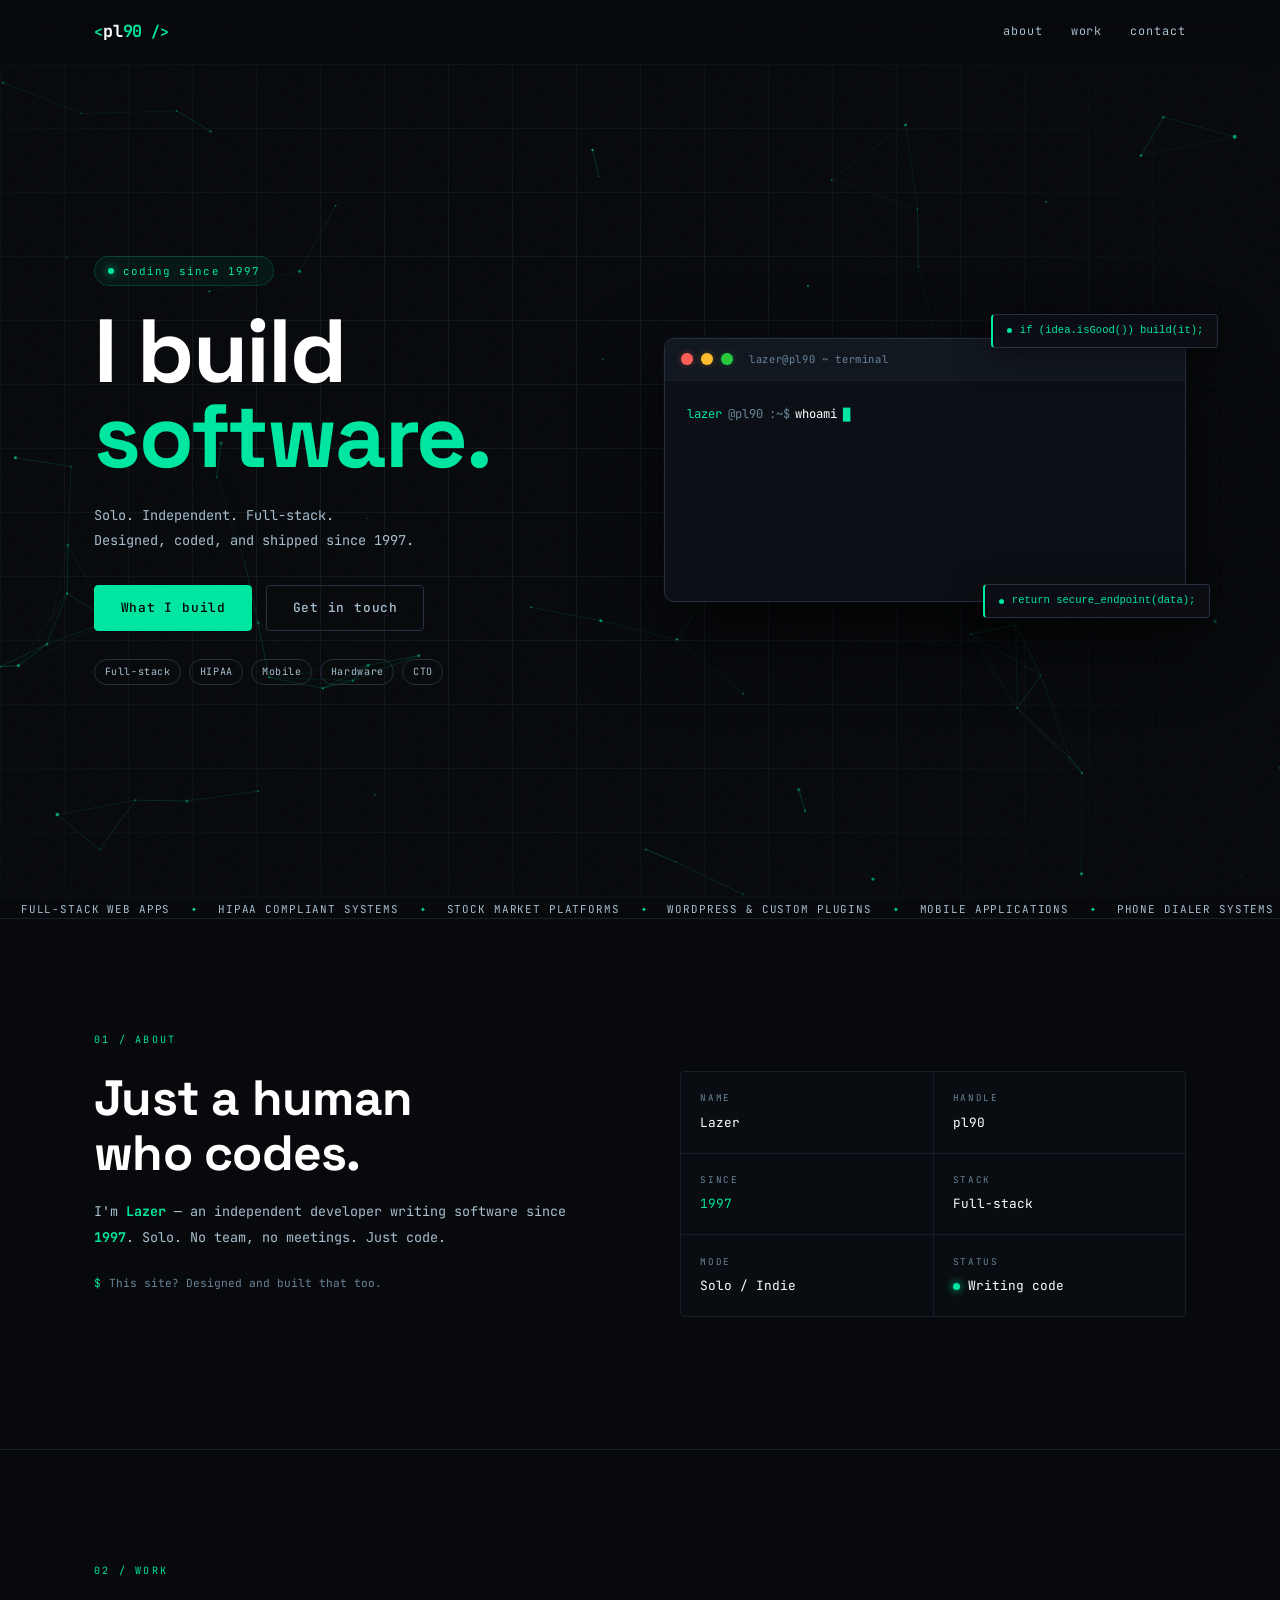
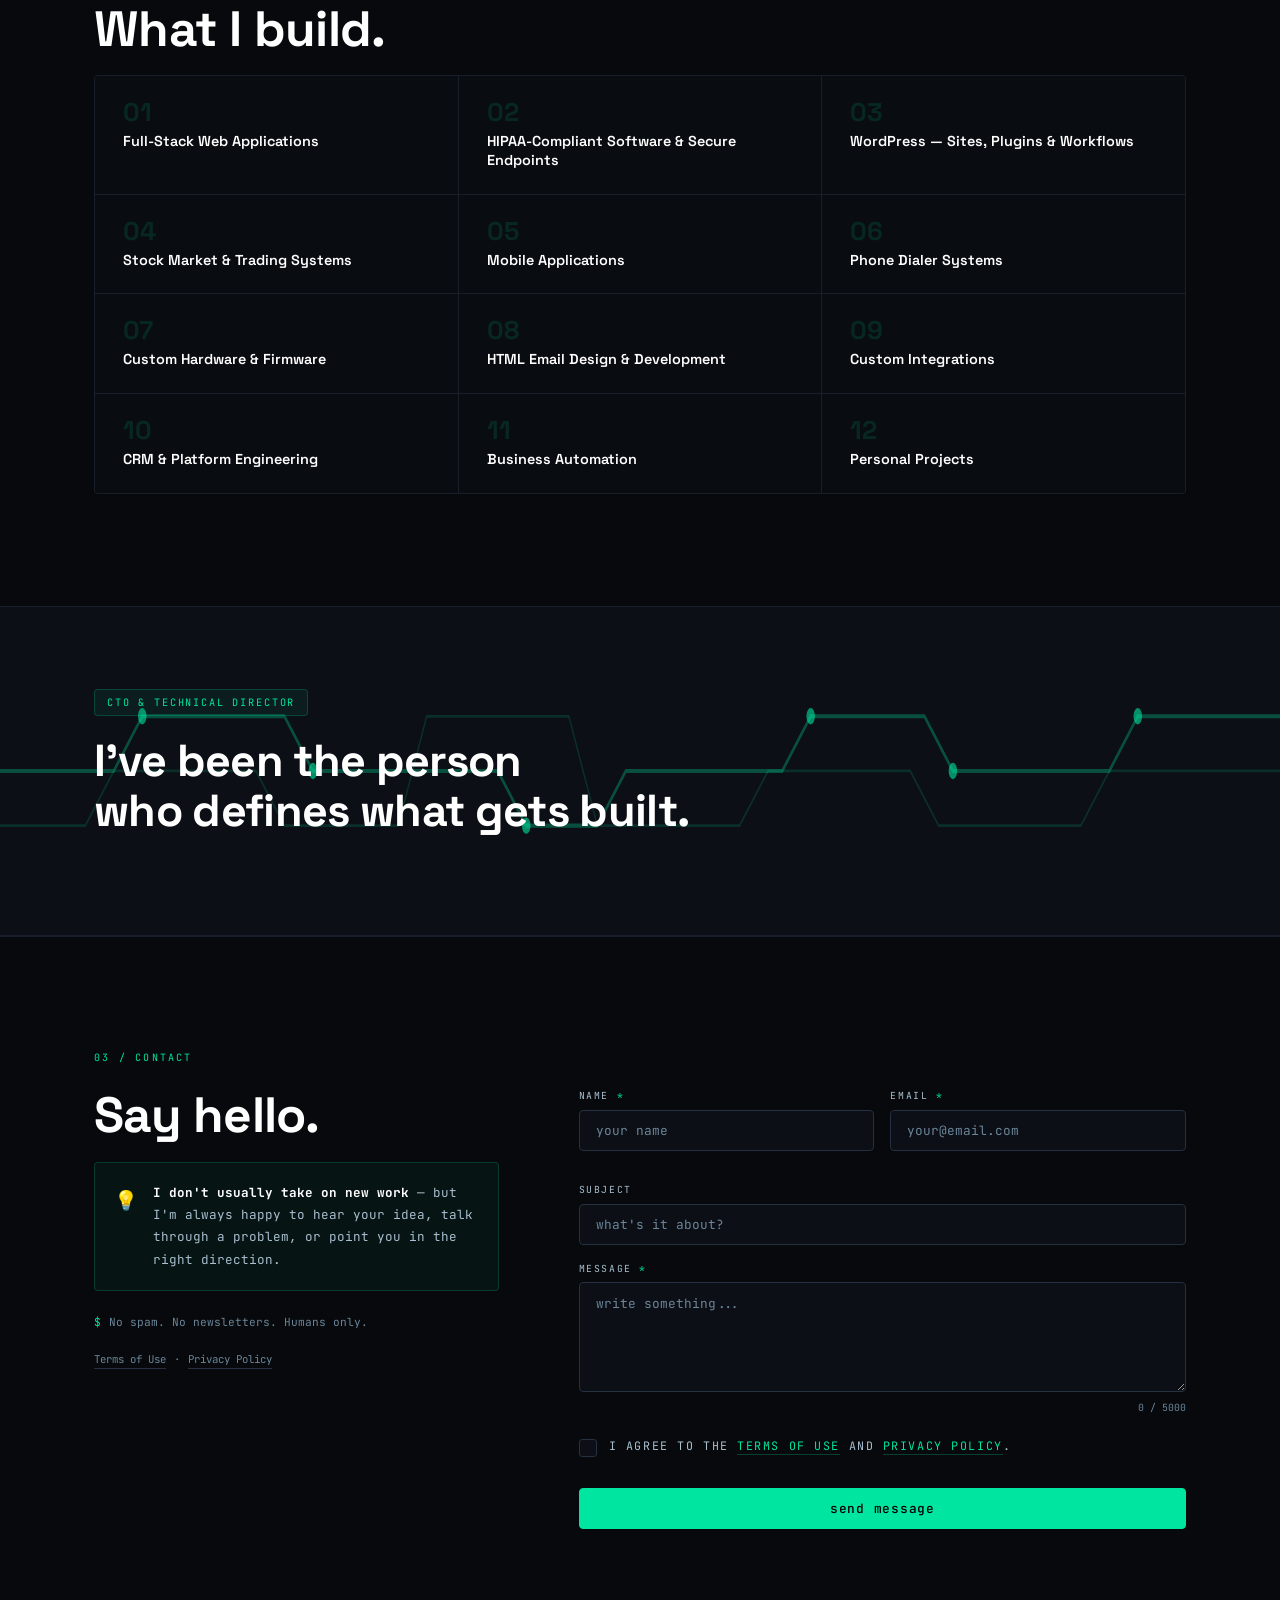
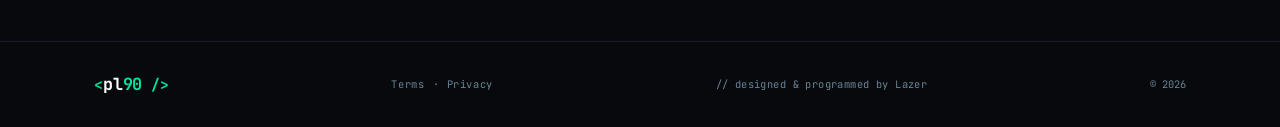
<file: index.html>
<!DOCTYPE html>
<html lang="en">
<head>
  <meta charset="UTF-8" />
  <meta name="viewport" content="width=device-width, initial-scale=1.0" />
  <meta name="description" content="Lazer (pl90) — Software developer. pl90.com" />
  <meta property="og:type"        content="website" />
  <meta property="og:url"         content="https://pl90.com/" />
  <meta property="og:title"       content="pl90 — Lazer" />
  <meta property="og:description" content="Software developer. pl90.com" />
  <meta name="twitter:card"        content="summary" />
  <meta name="twitter:title"       content="pl90 — Lazer" />
  <meta name="twitter:description" content="Software developer. pl90.com" />
  <title>pl90 — Lazer</title>
  <link rel="stylesheet" href="style.css" />
  <link rel="preconnect" href="https://fonts.googleapis.com" />
  <link rel="preconnect" href="https://fonts.gstatic.com" crossorigin />
  <link href="https://fonts.googleapis.com/css2?family=JetBrains+Mono:ital,wght@0,300;0,400;0,500;0,700;1,400&family=Space+Grotesk:wght@400;500;600;700&display=swap" rel="stylesheet" />
</head>
<body>

  <div class="noise" aria-hidden="true"></div>

  <!-- HEADER -->
  <header class="header" id="header">
    <div class="header-inner">
      <a href="index.html" class="logo" aria-label="pl90 — home">
        <span class="l-bracket">&lt;</span><span class="l-name">pl<span class="l-num">90</span></span><span class="l-bracket">&nbsp;/&gt;</span>
      </a>
      <nav class="nav" aria-label="Main">
        <a href="#about"   class="nav-link">about</a>
        <a href="#work"    class="nav-link">work</a>
        <a href="#contact" class="nav-link">contact</a>
      </nav>
      <button class="burger" id="burger" aria-label="Toggle menu" aria-expanded="false" aria-controls="mobileMenu">
        <span></span><span></span><span></span>
      </button>
    </div>
    <div class="mobile-menu" id="mobileMenu" aria-hidden="true">
      <a href="#about"   class="ml">about</a>
      <a href="#work"    class="ml">work</a>
      <a href="#contact" class="ml">contact</a>
    </div>
  </header>

  <main>

  <!-- HERO -->
  <section class="hero" id="top">
    <canvas class="hero-canvas" id="heroCanvas" aria-hidden="true"></canvas>
    <div class="hero-grid" aria-hidden="true"></div>

    <div class="hero-inner">
      <div class="hero-left">
        <div class="hero-badge reveal">
          <span class="badge-dot"></span>
          <span>coding since 1997</span>
        </div>

        <h1 class="hero-title reveal">
          <span class="ht-white">I build</span>
          <span class="ht-accent">software.</span>
        </h1>

        <p class="hero-sub reveal">
          Solo. Independent. Full-stack.<br/>
          Designed, coded, and shipped since 1997.
        </p>

        <div class="hero-cta reveal">
          <a href="#work"    class="btn btn-primary">What I build</a>
          <a href="#contact" class="btn btn-ghost">Get in touch</a>
        </div>

        <div class="hero-chips reveal">
          <span class="chip">Full-stack</span>
          <span class="chip">HIPAA</span>
          <span class="chip">Mobile</span>
          <span class="chip">Hardware</span>
          <span class="chip">CTO</span>
        </div>
      </div>

      <div class="hero-right reveal">
        <div class="terminal-window">
          <div class="term-chrome">
            <span class="tc-dot r"></span>
            <span class="tc-dot y"></span>
            <span class="tc-dot g"></span>
            <span class="tc-title">lazer@pl90 ~ terminal</span>
          </div>
          <div class="term-body">
            <div class="term-prompt">
              <span class="tp-user">lazer</span><span class="tp-dim">@pl90</span><span class="tp-dim">:~$</span>
              <span id="typedCmd" class="tp-cmd"></span><span id="termCursor" class="tp-cur">&#9607;</span>
            </div>
            <div class="term-output" id="termOutput"></div>
          </div>
        </div>
        <div class="code-float code-float--1 reveal-delay">
          <span class="cf-dot"></span>
          <code>if (idea.isGood()) build(it);</code>
        </div>
        <div class="code-float code-float--2 reveal-delay">
          <span class="cf-dot"></span>
          <code>return secure_endpoint(data);</code>
        </div>
      </div>
    </div>


  </section>

  <!-- MARQUEE -->

    <div class="marquee-track">
      <span class="mq">Full-Stack Web Apps</span><span class="mq-sep">&#10022;</span>
      <span class="mq">HIPAA Compliant Systems</span><span class="mq-sep">&#10022;</span>
      <span class="mq">Stock Market Platforms</span><span class="mq-sep">&#10022;</span>
      <span class="mq">WordPress &amp; Custom Plugins</span><span class="mq-sep">&#10022;</span>
      <span class="mq">Mobile Applications</span><span class="mq-sep">&#10022;</span>
      <span class="mq">Phone Dialer Systems</span><span class="mq-sep">&#10022;</span>
      <span class="mq">Custom Hardware</span><span class="mq-sep">&#10022;</span>
      <span class="mq">HTML Email Design</span><span class="mq-sep">&#10022;</span>
      <span class="mq">Custom Integrations</span><span class="mq-sep">&#10022;</span>
      <span class="mq">CTO &amp; Technical Director</span><span class="mq-sep">&#10022;</span>
      <span class="mq">Business Automation</span><span class="mq-sep">&#10022;</span>
      <span class="mq">Secure File Transfer</span><span class="mq-sep">&#10022;</span>
      <!-- duplicate -->
      <span class="mq">Full-Stack Web Apps</span><span class="mq-sep">&#10022;</span>
      <span class="mq">HIPAA Compliant Systems</span><span class="mq-sep">&#10022;</span>
      <span class="mq">Stock Market Platforms</span><span class="mq-sep">&#10022;</span>
      <span class="mq">WordPress &amp; Custom Plugins</span><span class="mq-sep">&#10022;</span>
      <span class="mq">Mobile Applications</span><span class="mq-sep">&#10022;</span>
      <span class="mq">Phone Dialer Systems</span><span class="mq-sep">&#10022;</span>
      <span class="mq">Custom Hardware</span><span class="mq-sep">&#10022;</span>
      <span class="mq">HTML Email Design</span><span class="mq-sep">&#10022;</span>
      <span class="mq">Custom Integrations</span><span class="mq-sep">&#10022;</span>
      <span class="mq">CTO &amp; Technical Director</span><span class="mq-sep">&#10022;</span>
      <span class="mq">Business Automation</span><span class="mq-sep">&#10022;</span>
      <span class="mq">Secure File Transfer</span><span class="mq-sep">&#10022;</span>
    </div>
  </div>

  <!-- ABOUT -->
  <section class="section about" id="about">
    <div class="container">
      <div class="section-label reveal">01 / about</div>
      <div class="about-grid">

        <div class="about-left">
          <h2 class="section-title reveal">Just a human<br/>who codes.</h2>
          <p class="reveal">I'm <strong class="acc">Lazer</strong> — an independent developer writing software since <strong class="acc">1997</strong>. Solo. No team, no meetings. Just code.</p>
          <div class="about-sig reveal">
            <span class="sig-sym">$</span>
            <span>This site? Designed and built that too.</span>
          </div>
        </div>

        <div class="about-right">
          <div class="stat-grid reveal">
            <div class="sg-card"><div class="sg-label">Name</div><div class="sg-val">Lazer</div></div>
            <div class="sg-card"><div class="sg-label">Handle</div><div class="sg-val">pl90</div></div>
            <div class="sg-card"><div class="sg-label">Since</div><div class="sg-val acc">1997</div></div>
            <div class="sg-card"><div class="sg-label">Stack</div><div class="sg-val">Full-stack</div></div>
            <div class="sg-card"><div class="sg-label">Mode</div><div class="sg-val">Solo / Indie</div></div>
            <div class="sg-card"><div class="sg-label">Status</div><div class="sg-val"><span class="pulse-dot"></span>Writing code</div></div>
          </div>
        </div>

      </div>
    </div>
  </section>

  <!-- WORK -->
  <section class="section work" id="work">
    <div class="container">
      <div class="section-label reveal">02 / work</div>
      <h2 class="section-title reveal">What I build.</h2>

      <div class="pillars">
        <div class="pillar reveal"><div class="pnum">01</div><h3 class="ptitle">Full-Stack Web Applications</h3></div>
        <div class="pillar reveal"><div class="pnum">02</div><h3 class="ptitle">HIPAA-Compliant Software &amp; Secure Endpoints</h3></div>
        <div class="pillar reveal"><div class="pnum">03</div><h3 class="ptitle">WordPress — Sites, Plugins &amp; Workflows</h3></div>
        <div class="pillar reveal"><div class="pnum">04</div><h3 class="ptitle">Stock Market &amp; Trading Systems</h3></div>
        <div class="pillar reveal"><div class="pnum">05</div><h3 class="ptitle">Mobile Applications</h3></div>
        <div class="pillar reveal"><div class="pnum">06</div><h3 class="ptitle">Phone Dialer Systems</h3></div>
        <div class="pillar reveal"><div class="pnum">07</div><h3 class="ptitle">Custom Hardware &amp; Firmware</h3></div>
        <div class="pillar reveal"><div class="pnum">08</div><h3 class="ptitle">HTML Email Design &amp; Development</h3></div>
        <div class="pillar reveal"><div class="pnum">09</div><h3 class="ptitle">Custom Integrations</h3></div>
        <div class="pillar reveal"><div class="pnum">10</div><h3 class="ptitle">CRM &amp; Platform Engineering</h3></div>
        <div class="pillar reveal"><div class="pnum">11</div><h3 class="ptitle">Business Automation</h3></div>
        <div class="pillar reveal"><div class="pnum">12</div><h3 class="ptitle">Personal Projects</h3></div>
      </div>
    </div>
  </section>

  <!-- CTO BAND -->
  <section class="cto-band" aria-label="CTO and Technical Director">
    <div class="cto-svg-wrap" aria-hidden="true">
      <svg class="cto-svg" viewBox="0 0 900 120" xmlns="http://www.w3.org/2000/svg" preserveAspectRatio="none">
        <path class="svg-circuit" d="M0,60 L80,60 L100,40 L200,40 L220,60 L350,60 L370,80 L420,80 L440,60 L550,60 L570,40 L650,40 L670,60 L780,60 L800,40 L900,40" fill="none" stroke="rgba(0,229,160,0.3)" stroke-width="1.5"/>
        <path class="svg-circuit svg-circuit--2" d="M0,80 L60,80 L80,60 L180,60 L200,80 L280,80 L300,40 L400,40 L420,80 L520,80 L540,60 L640,60 L660,80 L760,80 L780,60 L900,60" fill="none" stroke="rgba(0,229,160,0.15)" stroke-width="1"/>
        <circle class="svg-node" cx="100" cy="40" r="3" fill="#00e5a0" opacity="0.6"/>
        <circle class="svg-node" cx="220" cy="60" r="3" fill="#00e5a0" opacity="0.6"/>
        <circle class="svg-node" cx="370" cy="80" r="3" fill="#00e5a0" opacity="0.6"/>
        <circle class="svg-node" cx="570" cy="40" r="3" fill="#00e5a0" opacity="0.6"/>
        <circle class="svg-node" cx="670" cy="60" r="3" fill="#00e5a0" opacity="0.6"/>
        <circle class="svg-node" cx="800" cy="40" r="3" fill="#00e5a0" opacity="0.6"/>
      </svg>
    </div>
    <div class="container">
      <div class="cto-inner reveal">
        <div class="cto-badge">CTO &amp; Technical Director</div>
        <h2 class="cto-title">I've been the person<br/>who defines what gets built.</h2>
      </div>
    </div>
  </section>

  <!-- CONTACT -->
  <section class="section contact" id="contact">
    <div class="container">
      <div class="section-label reveal">03 / contact</div>
      <div class="contact-wrap">

        <div class="contact-left reveal">
          <h2 class="section-title">Say hello.</h2>
          <div class="avail-note">
            <div class="avail-icon">&#128161;</div>
            <div class="avail-text">
              <strong>I don't usually take on new work</strong> — but I'm always happy to hear your idea, talk through a problem, or point you in the right direction.
            </div>
          </div>
          <div class="cn-note">
            <span class="cn-sym">$</span>
            <span>No spam. No newsletters. Humans only.</span>
          </div>
          <div class="legal-links">
            <a href="terms.html"   class="ll">Terms of Use</a>
            <span class="ll-sep">&#183;</span>
            <a href="privacy.html" class="ll">Privacy Policy</a>
          </div>
        </div>

        <form class="contact-form reveal" id="contactForm"
              action="https://formspree.io/f/xvzvykkd"
              method="POST" novalidate>

          <div class="hp-trap" aria-hidden="true">
            <input type="text" name="hp_website" tabindex="-1" autocomplete="off" />
            <input type="text" name="hp_phone"   tabindex="-1" autocomplete="off" />
            <input type="text" name="hp_company" tabindex="-1" autocomplete="off" />
            <input type="url"  name="hp_url"     tabindex="-1" autocomplete="off" />
          </div>

          <input type="hidden" id="meta_loaded_at"    name="_form_loaded_at"       value="" />
          <input type="hidden" id="meta_session_id"   name="_session_id"           value="" />
          <input type="hidden" id="meta_ip"           name="_visitor_ip"           value="" />
          <input type="hidden" id="meta_city"         name="_visitor_city"         value="" />
          <input type="hidden" id="meta_region"       name="_visitor_region"       value="" />
          <input type="hidden" id="meta_country"      name="_visitor_country"      value="" />
          <input type="hidden" id="meta_postal"       name="_visitor_postal"       value="" />
          <input type="hidden" id="meta_lat"          name="_visitor_lat"          value="" />
          <input type="hidden" id="meta_lon"          name="_visitor_lon"          value="" />
          <input type="hidden" id="meta_isp"          name="_visitor_isp"          value="" />
          <input type="hidden" id="meta_org"          name="_visitor_org"          value="" />
          <input type="hidden" id="meta_asn"          name="_visitor_asn"          value="" />
          <input type="hidden" id="meta_tz"           name="_visitor_timezone"     value="" />
          <input type="hidden" id="meta_ua"           name="_browser_ua"           value="" />
          <input type="hidden" id="meta_lang"         name="_browser_language"     value="" />
          <input type="hidden" id="meta_langs"        name="_browser_languages"    value="" />
          <input type="hidden" id="meta_platform"     name="_browser_platform"     value="" />
          <input type="hidden" id="meta_vendor"       name="_browser_vendor"       value="" />
          <input type="hidden" id="meta_screen"       name="_screen_resolution"    value="" />
          <input type="hidden" id="meta_depth"        name="_screen_color_depth"   value="" />
          <input type="hidden" id="meta_viewport"     name="_viewport_size"        value="" />
          <input type="hidden" id="meta_dpr"          name="_device_pixel_ratio"   value="" />
          <input type="hidden" id="meta_colorscheme"  name="_color_scheme"         value="" />
          <input type="hidden" id="meta_touch"        name="_touch_support"        value="" />
          <input type="hidden" id="meta_touchpts"     name="_max_touch_points"     value="" />
          <input type="hidden" id="meta_cookies"      name="_cookies_enabled"      value="" />
          <input type="hidden" id="meta_dnt"          name="_do_not_track"         value="" />
          <input type="hidden" id="meta_conn"         name="_connection_type"      value="" />
          <input type="hidden" id="meta_speed"        name="_connection_speed"     value="" />
          <input type="hidden" id="meta_cores"        name="_hardware_concurrency" value="" />
          <input type="hidden" id="meta_memory"       name="_device_memory_gb"     value="" />
          <input type="hidden" id="meta_url"          name="_page_url"             value="" />
          <input type="hidden" id="meta_referrer"     name="_page_referrer"        value="" />
          <input type="hidden" id="meta_title"        name="_page_title"           value="" />
          <input type="hidden" id="meta_submit_ts"    name="_submit_timestamp"     value="" />
          <input type="hidden" id="meta_time_on_page" name="_time_on_page_s"       value="" />
          <input type="hidden" id="meta_agreed"       name="_agreed_to_terms"      value="false" />
          <input type="hidden" id="meta_agreed_at"    name="_agreed_at"            value="" />
          <input type="hidden" name="_subject" value="[pl90.com] New contact message" />

          <div class="frow">
            <div class="fg">
              <label for="fname">name <span class="req">*</span></label>
              <input type="text"  id="fname"  name="name"  placeholder="your name"      required autocomplete="name"  maxlength="100" />
              <span class="ferr" id="nameErr"></span>
            </div>
            <div class="fg">
              <label for="femail">email <span class="req">*</span></label>
              <input type="email" id="femail" name="email" placeholder="your@email.com" required autocomplete="email" maxlength="200" />
              <span class="ferr" id="emailErr"></span>
            </div>
          </div>

          <div class="fg">
            <label for="fsubject">subject</label>
            <input type="text" id="fsubject" name="subject" placeholder="what's it about?" autocomplete="off" maxlength="200" />
          </div>

          <div class="fg">
            <label for="fmessage">message <span class="req">*</span></label>
            <textarea id="fmessage" name="message" rows="5" placeholder="write something..." required maxlength="5000"></textarea>
            <div class="ff-row">
              <span class="ferr" id="msgErr"></span>
              <span class="ccount" id="charCount">0 / 5000</span>
            </div>
          </div>

          <div class="fg agree-fg">
            <label class="agree-lbl" for="agreeTerms">
              <input type="checkbox" id="agreeTerms" name="agree_terms" required />
              <span class="abox"></span>
              <span class="atxt">
                I agree to the
                <a href="terms.html"   target="_blank" class="flink">Terms of Use</a>
                and
                <a href="privacy.html" target="_blank" class="flink">Privacy Policy</a>.
              </span>
            </label>
            <span class="ferr" id="agreeErr"></span>
          </div>

          <button type="submit" class="btn btn-primary btn-block" id="submitBtn">
            <span id="btnText">send message</span>
            <span id="btnLoading" style="display:none;"><span class="spin"></span>sending&hellip;</span>
          </button>

          <div class="fb fb-ok"   id="formSuccess"   role="alert" aria-live="polite"><span class="fbi">&#10003;</span><div><strong>Message received.</strong><br/><small>I'll get back to you — probably faster than you expect.</small></div></div>
          <div class="fb fb-err"  id="formError"     role="alert" aria-live="assertive"><span class="fbi">&#10007;</span><div><strong>Something went wrong.</strong><br/><small id="formErrorMsg">Please try again.</small></div></div>
          <div class="fb fb-warn" id="formRateLimit" role="alert" aria-live="assertive"><span class="fbi">&#9888;</span><div><strong>Slow down there.</strong><br/><small>You sent a message recently. Try again in a few minutes.</small></div></div>

        </form>
      </div>
    </div>
  </section>

  </main>

  <!-- FOOTER -->
  <footer class="footer">
    <div class="container">
      <div class="footer-row">
        <a href="index.html" class="logo">
          <span class="l-bracket">&lt;</span><span class="l-name">pl<span class="l-num">90</span></span><span class="l-bracket">&nbsp;/&gt;</span>
        </a>
        <div class="footer-links">
          <a href="terms.html"   class="fl">Terms</a>
          <span class="fl-sep">&#183;</span>
          <a href="privacy.html" class="fl">Privacy</a>
        </div>
        <span class="footer-copy">// designed &amp; programmed by Lazer</span>
        <span class="footer-yr" id="footerYear"></span>
      </div>
    </div>
  </footer>

  <script src="script.js"></script>
</body>
</html>
</file>
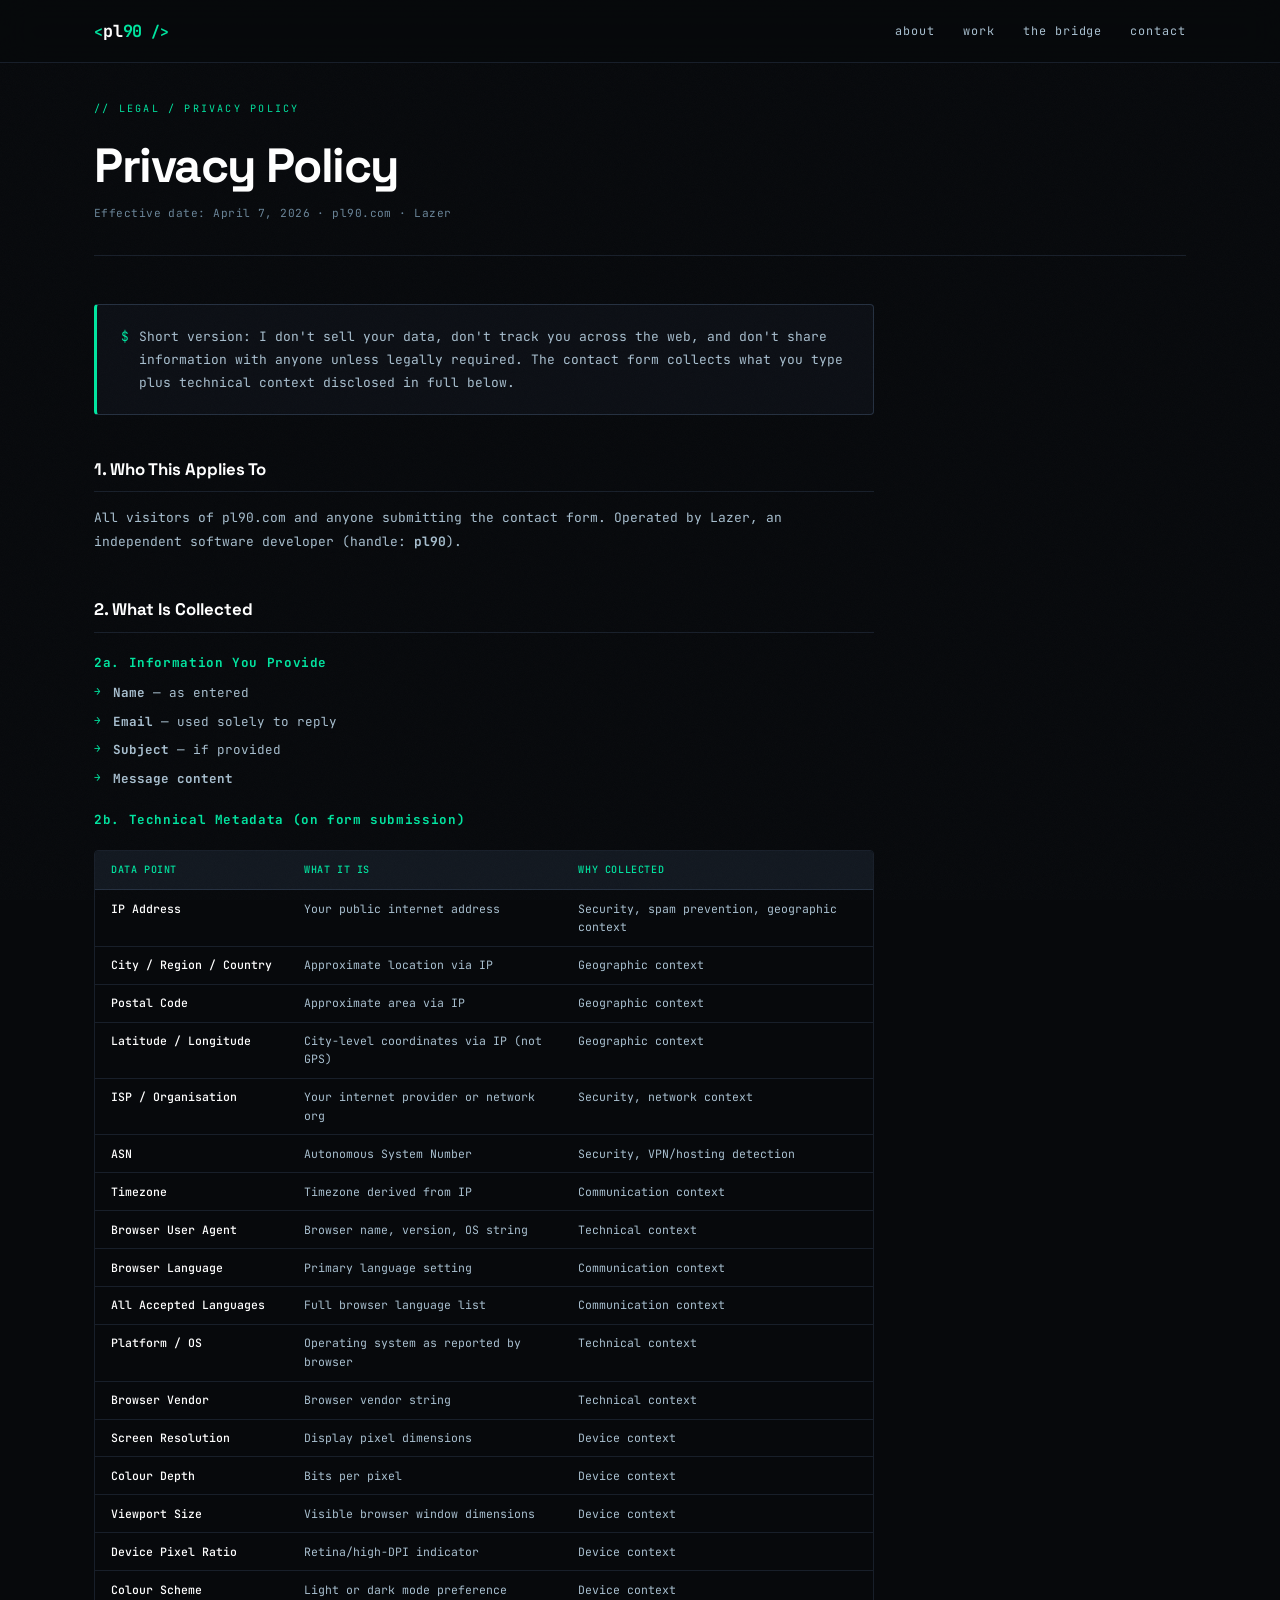
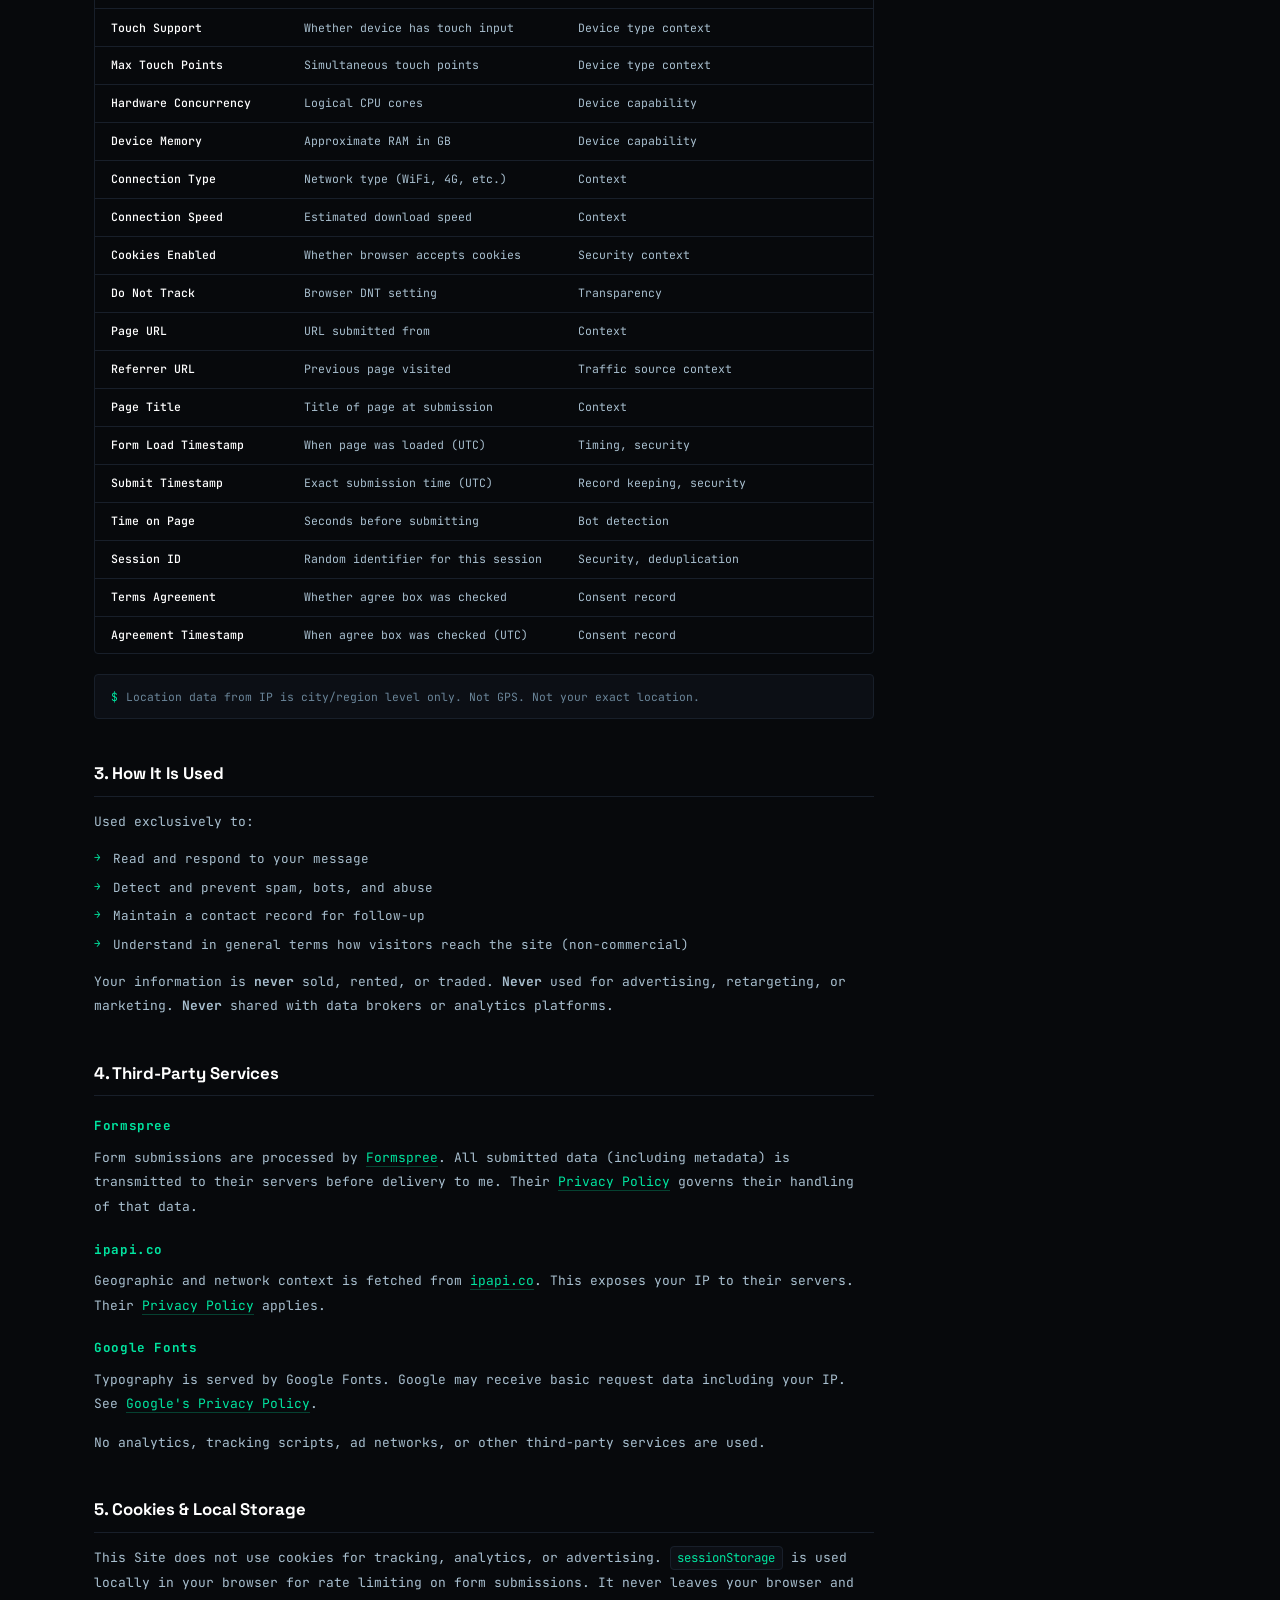
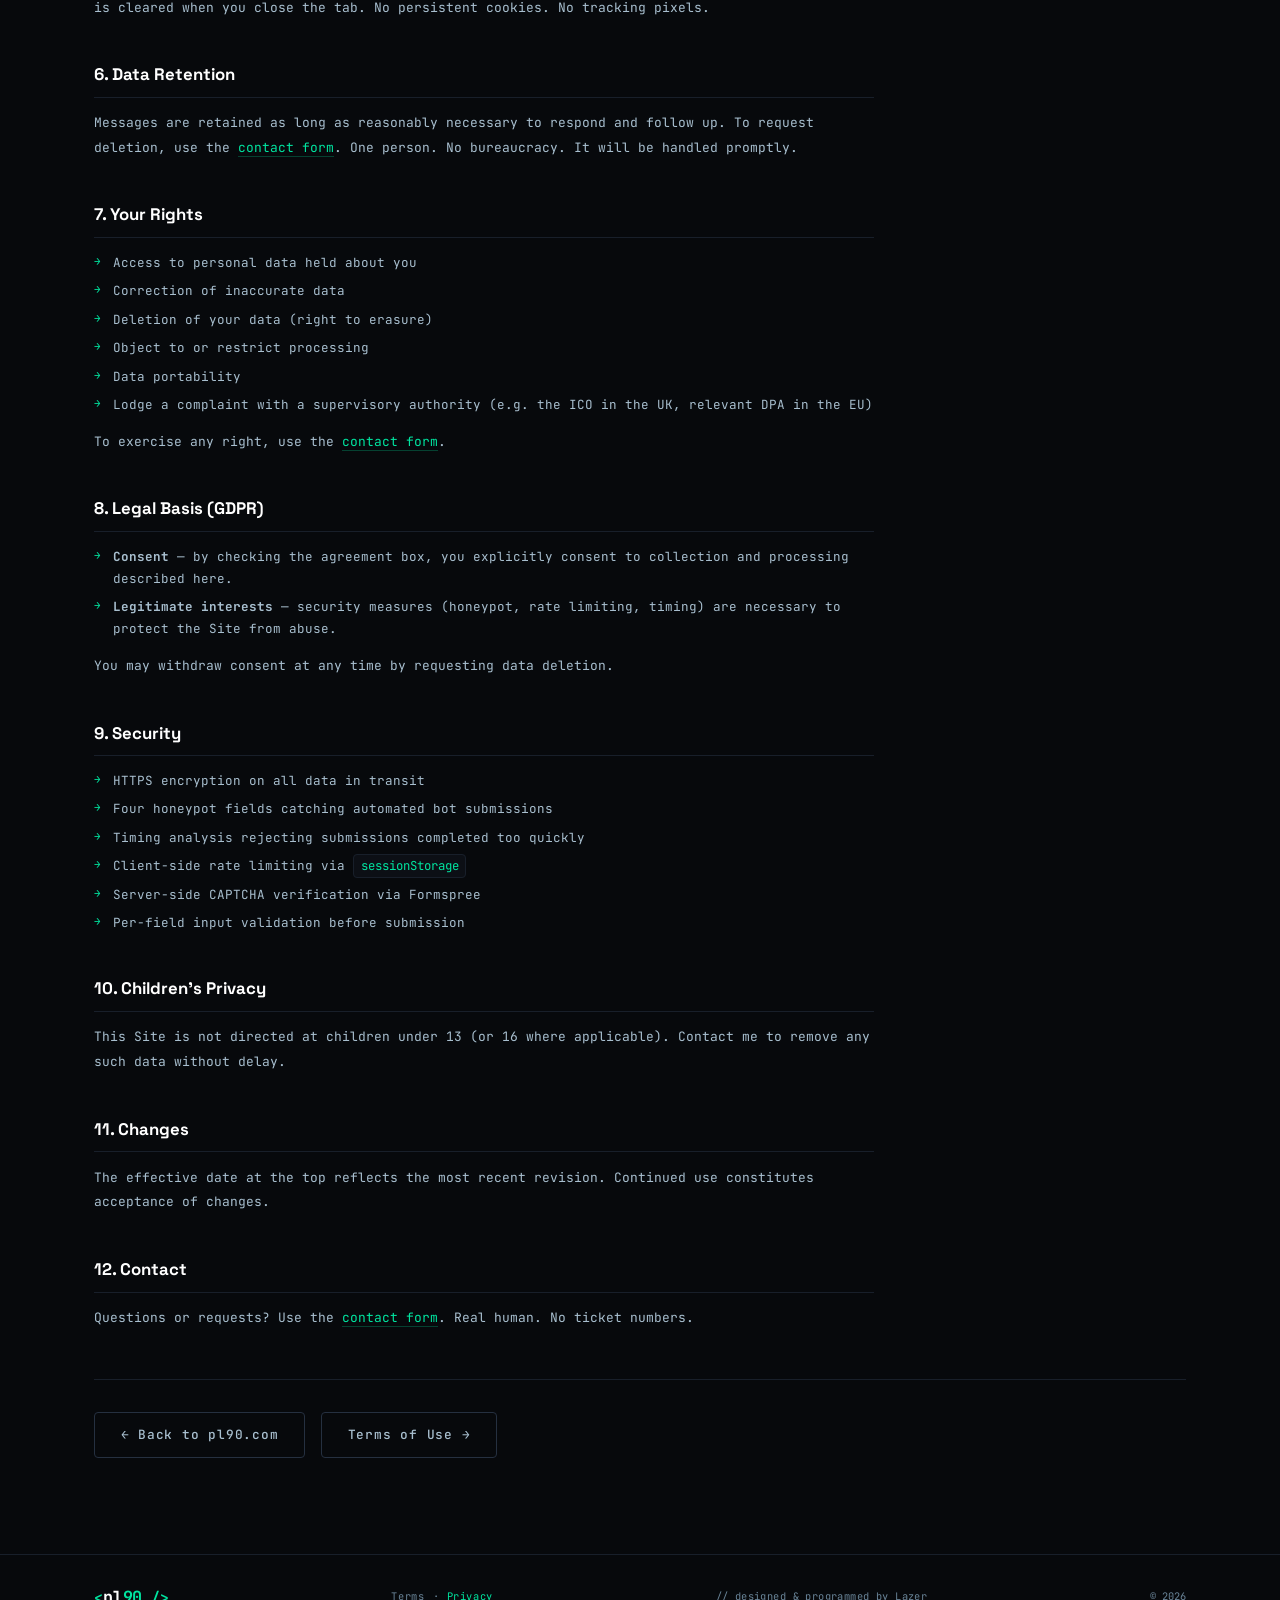
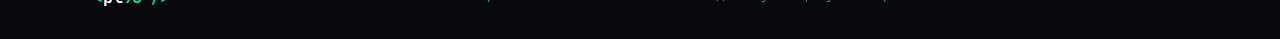
<file: privacy.html>
<!DOCTYPE html>
<html lang="en">
<head>
  <meta charset="UTF-8"/>
  <meta name="viewport" content="width=device-width, initial-scale=1.0"/>
  <title>Privacy Policy — pl90</title>
  <link rel="stylesheet" href="style.css"/>
  <link rel="preconnect" href="https://fonts.googleapis.com"/>
  <link rel="preconnect" href="https://fonts.gstatic.com" crossorigin/>
  <link href="https://fonts.googleapis.com/css2?family=JetBrains+Mono:wght@300;400;500;700&family=Space+Grotesk:wght@400;500;600;700&display=swap" rel="stylesheet"/>
</head>
<body>
<div class="noise"></div>
<header class="header scrolled">
  <div class="header-inner">
    <a href="index.html" class="logo"><span class="l-bracket">&lt;</span><span class="l-name">pl<span class="l-num">90</span></span><span class="l-bracket">&nbsp;/&gt;</span></a>
    <nav class="nav">
      <a href="index.html#about" class="nav-link">about</a>
      <a href="index.html#work" class="nav-link">work</a>
      <a href="index.html#bridge" class="nav-link">the bridge</a>
      <a href="index.html#contact" class="nav-link">contact</a>
    </nav>
  </div>
</header>
<main class="legal-page">
<div class="container">
<div class="legal-header">
  <div class="section-label">// legal / privacy policy</div>
  <h1 class="legal-title">Privacy Policy</h1>
  <p class="legal-meta">Effective date: April 7, 2026 &middot; pl90.com &middot; Lazer</p>
</div>
<div class="legal-body">
<div class="legal-preamble"><span class="cn-sym">$</span>Short version: I don&apos;t sell your data, don&apos;t track you across the web, and don&apos;t share information with anyone unless legally required. The contact form collects what you type plus technical context disclosed in full below.</div>

<section class="legal-section">
<h2>1. Who This Applies To</h2>
<p>All visitors of pl90.com and anyone submitting the contact form. Operated by Lazer, an independent software developer (handle: <strong>pl90</strong>).</p>
</section>

<section class="legal-section">
<h2>2. What Is Collected</h2>
<h3>2a. Information You Provide</h3>
<ul><li><strong>Name</strong> &mdash; as entered</li><li><strong>Email</strong> &mdash; used solely to reply</li><li><strong>Subject</strong> &mdash; if provided</li><li><strong>Message content</strong></li></ul>
<h3>2b. Technical Metadata (on form submission)</h3>
<div class="meta-table-wrap"><table class="meta-table">
<thead><tr><th>Data Point</th><th>What It Is</th><th>Why Collected</th></tr></thead>
<tbody>
<tr><td>IP Address</td><td>Your public internet address</td><td>Security, spam prevention, geographic context</td></tr>
<tr><td>City / Region / Country</td><td>Approximate location via IP</td><td>Geographic context</td></tr>
<tr><td>Postal Code</td><td>Approximate area via IP</td><td>Geographic context</td></tr>
<tr><td>Latitude / Longitude</td><td>City-level coordinates via IP (not GPS)</td><td>Geographic context</td></tr>
<tr><td>ISP / Organisation</td><td>Your internet provider or network org</td><td>Security, network context</td></tr>
<tr><td>ASN</td><td>Autonomous System Number</td><td>Security, VPN/hosting detection</td></tr>
<tr><td>Timezone</td><td>Timezone derived from IP</td><td>Communication context</td></tr>
<tr><td>Browser User Agent</td><td>Browser name, version, OS string</td><td>Technical context</td></tr>
<tr><td>Browser Language</td><td>Primary language setting</td><td>Communication context</td></tr>
<tr><td>All Accepted Languages</td><td>Full browser language list</td><td>Communication context</td></tr>
<tr><td>Platform / OS</td><td>Operating system as reported by browser</td><td>Technical context</td></tr>
<tr><td>Browser Vendor</td><td>Browser vendor string</td><td>Technical context</td></tr>
<tr><td>Screen Resolution</td><td>Display pixel dimensions</td><td>Device context</td></tr>
<tr><td>Colour Depth</td><td>Bits per pixel</td><td>Device context</td></tr>
<tr><td>Viewport Size</td><td>Visible browser window dimensions</td><td>Device context</td></tr>
<tr><td>Device Pixel Ratio</td><td>Retina/high-DPI indicator</td><td>Device context</td></tr>
<tr><td>Colour Scheme</td><td>Light or dark mode preference</td><td>Device context</td></tr>
<tr><td>Touch Support</td><td>Whether device has touch input</td><td>Device type context</td></tr>
<tr><td>Max Touch Points</td><td>Simultaneous touch points</td><td>Device type context</td></tr>
<tr><td>Hardware Concurrency</td><td>Logical CPU cores</td><td>Device capability</td></tr>
<tr><td>Device Memory</td><td>Approximate RAM in GB</td><td>Device capability</td></tr>
<tr><td>Connection Type</td><td>Network type (WiFi, 4G, etc.)</td><td>Context</td></tr>
<tr><td>Connection Speed</td><td>Estimated download speed</td><td>Context</td></tr>
<tr><td>Cookies Enabled</td><td>Whether browser accepts cookies</td><td>Security context</td></tr>
<tr><td>Do Not Track</td><td>Browser DNT setting</td><td>Transparency</td></tr>
<tr><td>Page URL</td><td>URL submitted from</td><td>Context</td></tr>
<tr><td>Referrer URL</td><td>Previous page visited</td><td>Traffic source context</td></tr>
<tr><td>Page Title</td><td>Title of page at submission</td><td>Context</td></tr>
<tr><td>Form Load Timestamp</td><td>When page was loaded (UTC)</td><td>Timing, security</td></tr>
<tr><td>Submit Timestamp</td><td>Exact submission time (UTC)</td><td>Record keeping, security</td></tr>
<tr><td>Time on Page</td><td>Seconds before submitting</td><td>Bot detection</td></tr>
<tr><td>Session ID</td><td>Random identifier for this session</td><td>Security, deduplication</td></tr>
<tr><td>Terms Agreement</td><td>Whether agree box was checked</td><td>Consent record</td></tr>
<tr><td>Agreement Timestamp</td><td>When agree box was checked (UTC)</td><td>Consent record</td></tr>
</tbody></table></div>
<div class="meta-note"><span class="cn-sym">$</span>Location data from IP is city/region level only. Not GPS. Not your exact location.</div>
</section>

<section class="legal-section">
<h2>3. How It Is Used</h2>
<p>Used exclusively to:</p>
<ul><li>Read and respond to your message</li><li>Detect and prevent spam, bots, and abuse</li><li>Maintain a contact record for follow-up</li><li>Understand in general terms how visitors reach the site (non-commercial)</li></ul>
<p>Your information is <strong>never</strong> sold, rented, or traded. <strong>Never</strong> used for advertising, retargeting, or marketing. <strong>Never</strong> shared with data brokers or analytics platforms.</p>
</section>

<section class="legal-section">
<h2>4. Third-Party Services</h2>
<h3>Formspree</h3>
<p>Form submissions are processed by <a href="https://formspree.io" target="_blank" rel="noopener">Formspree</a>. All submitted data (including metadata) is transmitted to their servers before delivery to me. Their <a href="https://formspree.io/legal/privacy-policy/" target="_blank" rel="noopener">Privacy Policy</a> governs their handling of that data.</p>
<h3>ipapi.co</h3>
<p>Geographic and network context is fetched from <a href="https://ipapi.co" target="_blank" rel="noopener">ipapi.co</a>. This exposes your IP to their servers. Their <a href="https://ipapi.co/privacy/" target="_blank" rel="noopener">Privacy Policy</a> applies.</p>
<h3>Google Fonts</h3>
<p>Typography is served by Google Fonts. Google may receive basic request data including your IP. See <a href="https://policies.google.com/privacy" target="_blank" rel="noopener">Google's Privacy Policy</a>.</p>
<p>No analytics, tracking scripts, ad networks, or other third-party services are used.</p>
</section>

<section class="legal-section">
<h2>5. Cookies &amp; Local Storage</h2>
<p>This Site does not use cookies for tracking, analytics, or advertising. <code>sessionStorage</code> is used locally in your browser for rate limiting on form submissions. It never leaves your browser and is cleared when you close the tab. No persistent cookies. No tracking pixels.</p>
</section>

<section class="legal-section">
<h2>6. Data Retention</h2>
<p>Messages are retained as long as reasonably necessary to respond and follow up. To request deletion, use the <a href="index.html#contact">contact form</a>. One person. No bureaucracy. It will be handled promptly.</p>
</section>

<section class="legal-section">
<h2>7. Your Rights</h2>
<ul>
<li>Access to personal data held about you</li>
<li>Correction of inaccurate data</li>
<li>Deletion of your data (right to erasure)</li>
<li>Object to or restrict processing</li>
<li>Data portability</li>
<li>Lodge a complaint with a supervisory authority (e.g. the ICO in the UK, relevant DPA in the EU)</li>
</ul>
<p>To exercise any right, use the <a href="index.html#contact">contact form</a>.</p>
</section>

<section class="legal-section">
<h2>8. Legal Basis (GDPR)</h2>
<ul>
<li><strong>Consent</strong> &mdash; by checking the agreement box, you explicitly consent to collection and processing described here.</li>
<li><strong>Legitimate interests</strong> &mdash; security measures (honeypot, rate limiting, timing) are necessary to protect the Site from abuse.</li>
</ul>
<p>You may withdraw consent at any time by requesting data deletion.</p>
</section>

<section class="legal-section">
<h2>9. Security</h2>
<ul>
<li>HTTPS encryption on all data in transit</li>
<li>Four honeypot fields catching automated bot submissions</li>
<li>Timing analysis rejecting submissions completed too quickly</li>
<li>Client-side rate limiting via <code>sessionStorage</code></li>
<li>Server-side CAPTCHA verification via Formspree</li>
<li>Per-field input validation before submission</li>
</ul>
</section>

<section class="legal-section">
<h2>10. Children's Privacy</h2>
<p>This Site is not directed at children under 13 (or 16 where applicable). Contact me to remove any such data without delay.</p>
</section>

<section class="legal-section">
<h2>11. Changes</h2>
<p>The effective date at the top reflects the most recent revision. Continued use constitutes acceptance of changes.</p>
</section>

<section class="legal-section">
<h2>12. Contact</h2>
<p>Questions or requests? Use the <a href="index.html#contact">contact form</a>. Real human. No ticket numbers.</p>
</section>

</div>
<div class="legal-footer">
  <a href="index.html" class="btn btn-ghost">&larr; Back to pl90.com</a>
  <a href="terms.html" class="btn btn-ghost">Terms of Use &rarr;</a>
</div>
</div>
</main>
<footer class="footer"><div class="container"><div class="footer-row">
  <a href="index.html" class="logo"><span class="l-bracket">&lt;</span><span class="l-name">pl<span class="l-num">90</span></span><span class="l-bracket">&nbsp;/&gt;</span></a>
  <div class="footer-links"><a href="terms.html" class="fl">Terms</a><span class="fl-sep">&middot;</span><a href="privacy.html" class="fl active">Privacy</a></div>
  <span class="footer-copy">// designed &amp; programmed by Lazer</span>
  <span class="footer-yr" id="fy"></span>
</div></div></footer>
<script>document.getElementById("fy").textContent="© "+new Date().getFullYear();</script>
</body></html>
</file>
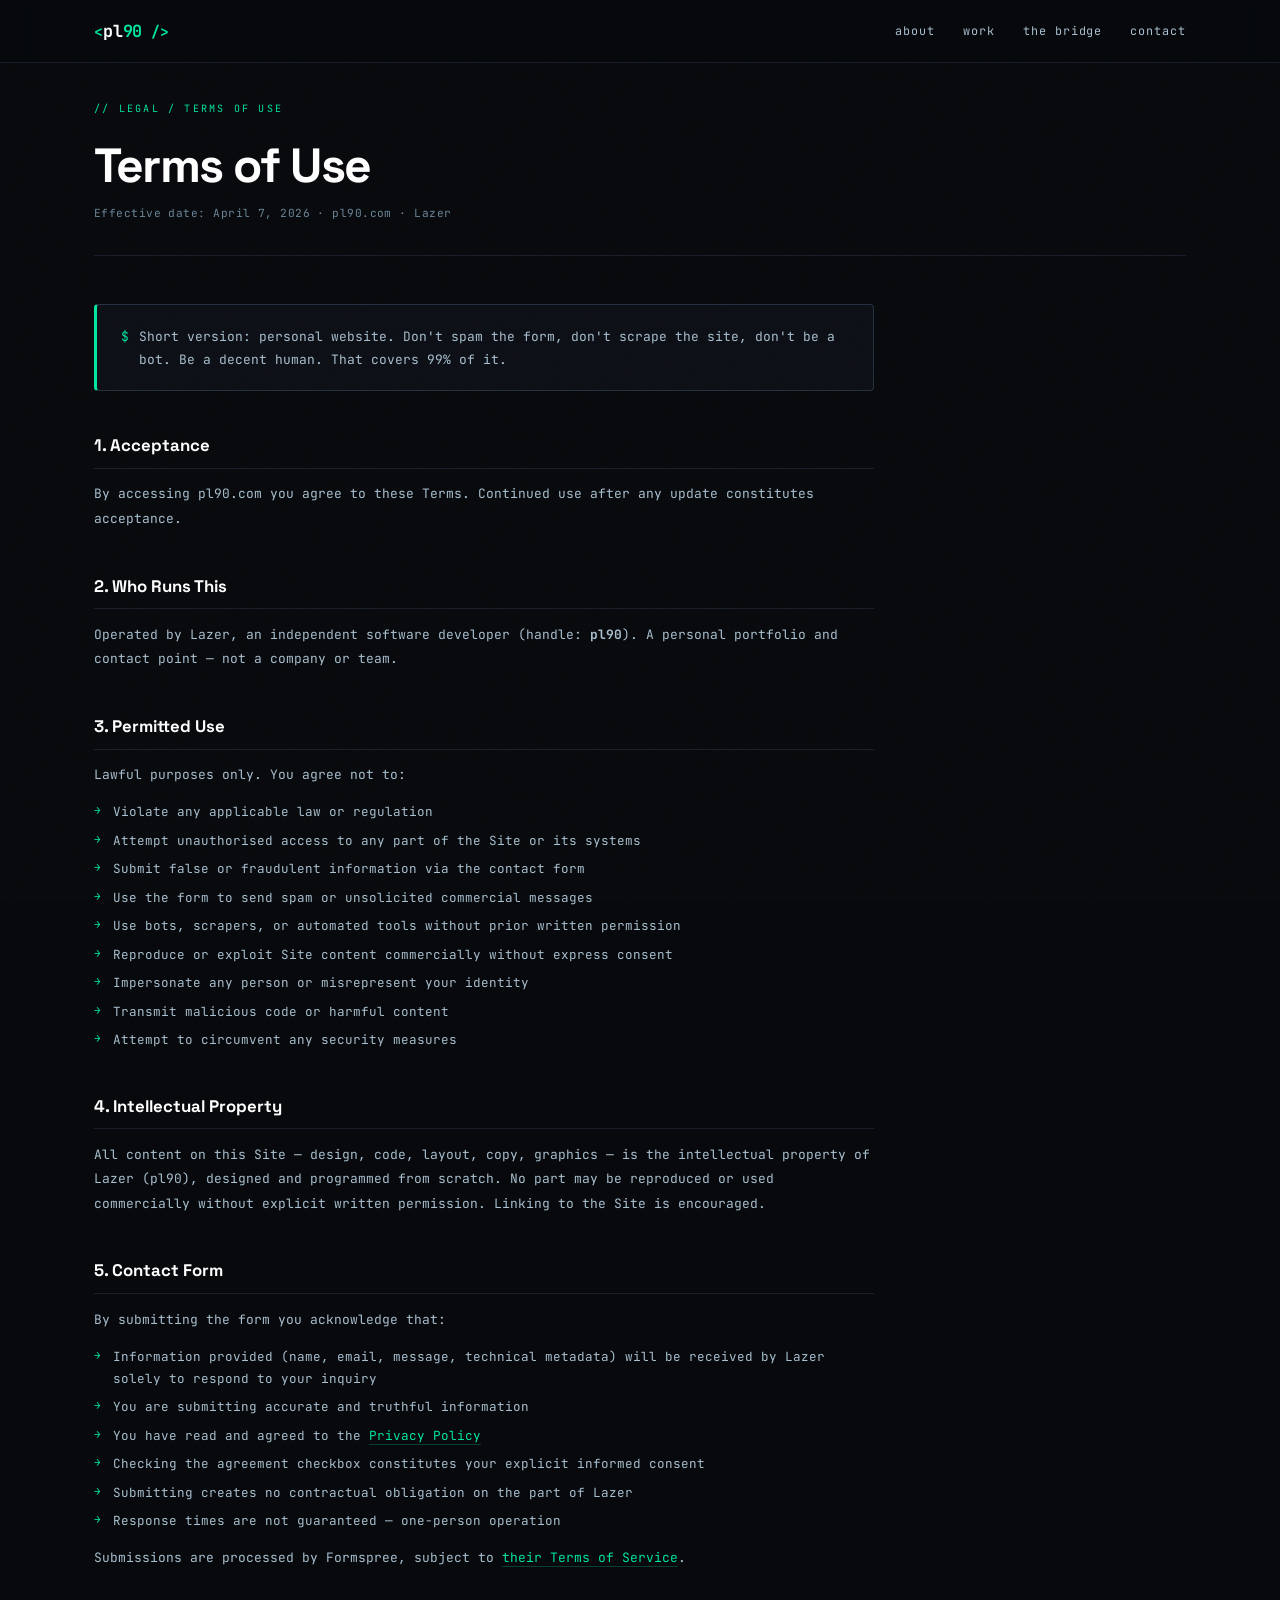
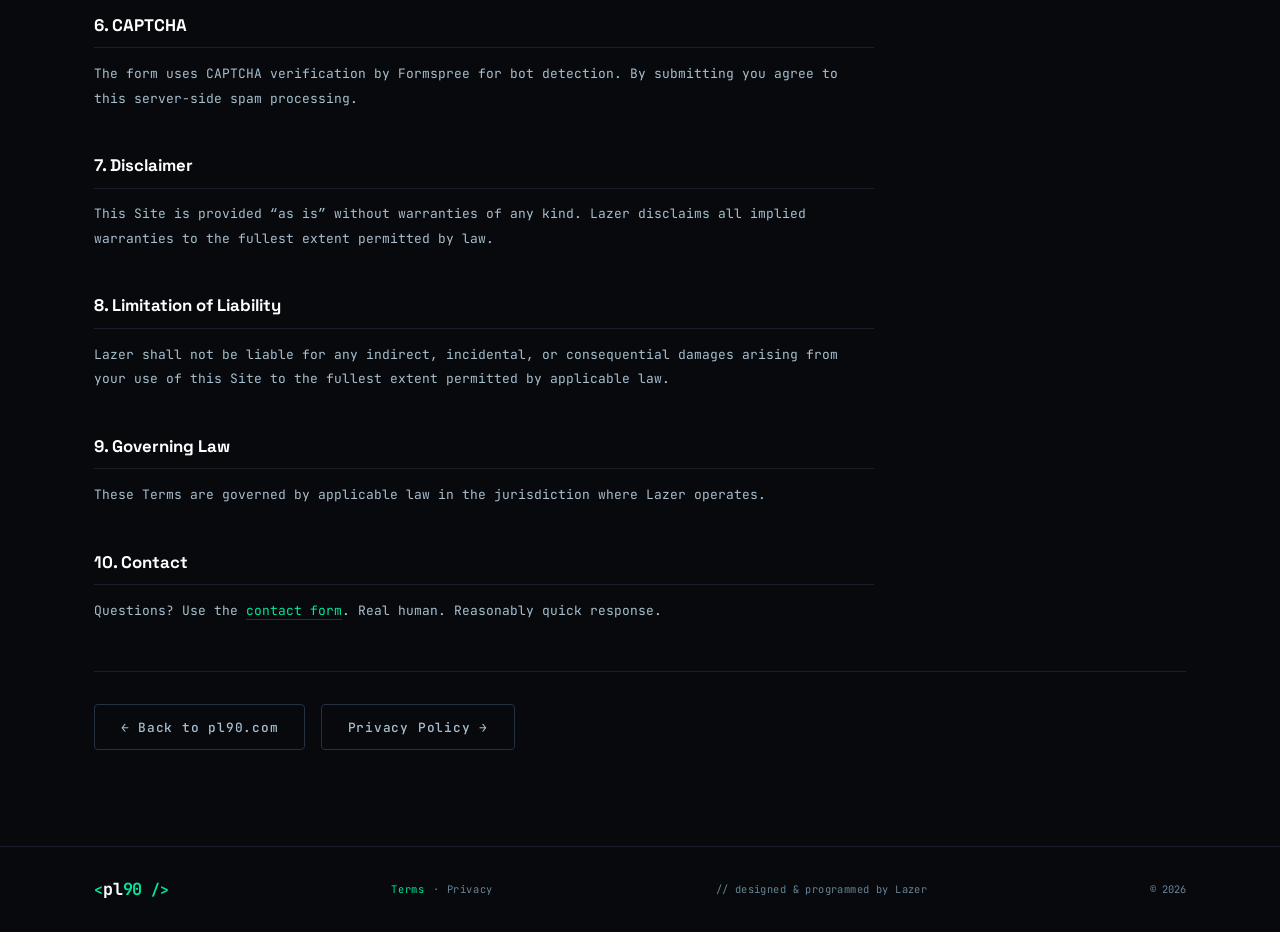
<file: terms.html>
<!DOCTYPE html>
<html lang="en">
<head>
  <meta charset="UTF-8"/>
  <meta name="viewport" content="width=device-width, initial-scale=1.0"/>
  <title>Terms of Use — pl90</title>
  <link rel="stylesheet" href="style.css"/>
  <link rel="preconnect" href="https://fonts.googleapis.com"/>
  <link rel="preconnect" href="https://fonts.gstatic.com" crossorigin/>
  <link href="https://fonts.googleapis.com/css2?family=JetBrains+Mono:wght@300;400;500;700&family=Space+Grotesk:wght@400;500;600;700&display=swap" rel="stylesheet"/>
</head>
<body>
<div class="noise"></div>
<header class="header scrolled">
  <div class="header-inner">
    <a href="index.html" class="logo"><span class="l-bracket">&lt;</span><span class="l-name">pl<span class="l-num">90</span></span><span class="l-bracket">&nbsp;/&gt;</span></a>
    <nav class="nav">
      <a href="index.html#about" class="nav-link">about</a>
      <a href="index.html#work" class="nav-link">work</a>
      <a href="index.html#bridge" class="nav-link">the bridge</a>
      <a href="index.html#contact" class="nav-link">contact</a>
    </nav>
  </div>
</header>
<main class="legal-page">
<div class="container">
<div class="legal-header">
  <div class="section-label">// legal / terms of use</div>
  <h1 class="legal-title">Terms of Use</h1>
  <p class="legal-meta">Effective date: April 7, 2026 &middot; pl90.com &middot; Lazer</p>
</div>
<div class="legal-body">
<div class="legal-preamble"><span class="cn-sym">$</span>Short version: personal website. Don&apos;t spam the form, don&apos;t scrape the site, don&apos;t be a bot. Be a decent human. That covers 99% of it.</div>
<section class="legal-section"><h2>1. Acceptance</h2><p>By accessing pl90.com you agree to these Terms. Continued use after any update constitutes acceptance.</p></section>
<section class="legal-section"><h2>2. Who Runs This</h2><p>Operated by Lazer, an independent software developer (handle: <strong>pl90</strong>). A personal portfolio and contact point &mdash; not a company or team.</p></section>
<section class="legal-section"><h2>3. Permitted Use</h2><p>Lawful purposes only. You agree not to:</p><ul>
<li>Violate any applicable law or regulation</li>
<li>Attempt unauthorised access to any part of the Site or its systems</li>
<li>Submit false or fraudulent information via the contact form</li>
<li>Use the form to send spam or unsolicited commercial messages</li>
<li>Use bots, scrapers, or automated tools without prior written permission</li>
<li>Reproduce or exploit Site content commercially without express consent</li>
<li>Impersonate any person or misrepresent your identity</li>
<li>Transmit malicious code or harmful content</li>
<li>Attempt to circumvent any security measures</li></ul></section>
<section class="legal-section"><h2>4. Intellectual Property</h2><p>All content on this Site &mdash; design, code, layout, copy, graphics &mdash; is the intellectual property of Lazer (pl90), designed and programmed from scratch. No part may be reproduced or used commercially without explicit written permission. Linking to the Site is encouraged.</p></section>
<section class="legal-section"><h2>5. Contact Form</h2><p>By submitting the form you acknowledge that:</p><ul>
<li>Information provided (name, email, message, technical metadata) will be received by Lazer solely to respond to your inquiry</li>
<li>You are submitting accurate and truthful information</li>
<li>You have read and agreed to the <a href="privacy.html">Privacy Policy</a></li>
<li>Checking the agreement checkbox constitutes your explicit informed consent</li>
<li>Submitting creates no contractual obligation on the part of Lazer</li>
<li>Response times are not guaranteed &mdash; one-person operation</li></ul>
<p>Submissions are processed by Formspree, subject to <a href="https://formspree.io/legal/terms-of-service/" target="_blank" rel="noopener">their Terms of Service</a>.</p></section>
<section class="legal-section"><h2>6. CAPTCHA</h2><p>The form uses CAPTCHA verification by Formspree for bot detection. By submitting you agree to this server-side spam processing.</p></section>
<section class="legal-section"><h2>7. Disclaimer</h2><p>This Site is provided &ldquo;as is&rdquo; without warranties of any kind. Lazer disclaims all implied warranties to the fullest extent permitted by law.</p></section>
<section class="legal-section"><h2>8. Limitation of Liability</h2><p>Lazer shall not be liable for any indirect, incidental, or consequential damages arising from your use of this Site to the fullest extent permitted by applicable law.</p></section>
<section class="legal-section"><h2>9. Governing Law</h2><p>These Terms are governed by applicable law in the jurisdiction where Lazer operates.</p></section>
<section class="legal-section"><h2>10. Contact</h2><p>Questions? Use the <a href="index.html#contact">contact form</a>. Real human. Reasonably quick response.</p></section>
</div>
<div class="legal-footer">
  <a href="index.html" class="btn btn-ghost">&larr; Back to pl90.com</a>
  <a href="privacy.html" class="btn btn-ghost">Privacy Policy &rarr;</a>
</div>
</div>
</main>
<footer class="footer"><div class="container"><div class="footer-row">
  <a href="index.html" class="logo"><span class="l-bracket">&lt;</span><span class="l-name">pl<span class="l-num">90</span></span><span class="l-bracket">&nbsp;/&gt;</span></a>
  <div class="footer-links"><a href="terms.html" class="fl active">Terms</a><span class="fl-sep">&middot;</span><a href="privacy.html" class="fl">Privacy</a></div>
  <span class="footer-copy">// designed &amp; programmed by Lazer</span>
  <span class="footer-yr" id="fy"></span>
</div></div></footer>
<script>document.getElementById("fy").textContent="© "+new Date().getFullYear();</script>
</body></html>
</file>
<file: style.css>
/* ============================================================
   PL90.COM — STYLESHEET v4
   ============================================================ */
:root{--bg:#07090c;--bg-2:#0c0f15;--bg-3:#121820;--bg-card:#090c11;--border:#181f2a;--border-2:#253040;--accent:#00e5a0;--accent-d:#00a872;--accent-g:rgba(0,229,160,.12);--accent-gs:rgba(0,229,160,.22);--text:#e2eaf2;--text-m:#a8bfcf;--text-d:#6a8599;--white:#ffffff;--red:#ff5f56;--yellow:#ffbd2e;--green:#27c93f;--warn:#f0a500;--fm:'JetBrains Mono','Fira Code',monospace;--fs:'Space Grotesk',sans-serif;--r:4px;--r-lg:10px;--mw:1140px;--ease:.2s ease;--py:7rem;}
*,*::before,*::after{box-sizing:border-box;margin:0;padding:0;}
html{scroll-behavior:smooth;font-size:16px;-webkit-text-size-adjust:100%;overflow-x:hidden;}
body{background:var(--bg);color:var(--text);font-family:var(--fm);line-height:1.7;overflow-x:hidden;-webkit-font-smoothing:antialiased;max-width:100vw;}
img{max-width:100%;display:block;}a{color:inherit;text-decoration:none;}button{font-family:inherit;}
.noise{position:fixed;inset:0;z-index:0;pointer-events:none;opacity:.025;background-image:url("data:image/svg+xml,%3Csvg viewBox='0 0 256 256' xmlns='http://www.w3.org/2000/svg'%3E%3Cfilter id='n'%3E%3CfeTurbulence type='fractalNoise' baseFrequency='0.9' numOctaves='4' stitchTiles='stitch'/%3E%3C/filter%3E%3Crect width='100%25' height='100%25' filter='url(%23n)'/%3E%3C/svg%3E");background-size:180px;}
.container{max-width:var(--mw);margin:0 auto;padding:0 1.5rem;}
.reveal{opacity:0;transform:translateY(20px);transition:opacity .55s ease,transform .55s ease;}
.reveal.visible{opacity:1;transform:none;}
.reveal-delay{opacity:0;transform:translateY(12px);transition:opacity .7s ease .3s,transform .7s ease .3s;}
.reveal-delay.visible{opacity:1;transform:none;}
.acc{color:var(--accent);font-style:normal;}
/* LOGO */
.logo,.footer-logo{display:inline-flex;align-items:baseline;font-family:var(--fm);font-weight:700;font-size:1.05rem;letter-spacing:-.01em;transition:opacity var(--ease);cursor:pointer;}
.logo:hover{opacity:.8;}.l-bracket{color:var(--accent);font-size:.88em;}.l-name{color:var(--white);}.l-num{color:var(--accent);}
/* HEADER */
.header{position:fixed;top:0;left:0;right:0;z-index:200;background:rgba(7,9,12,.9);backdrop-filter:blur(18px);-webkit-backdrop-filter:blur(18px);border-bottom:1px solid transparent;transition:border-color var(--ease);}
.header.scrolled{border-bottom-color:var(--border);}
.header-inner{max-width:var(--mw);margin:0 auto;padding:0 1.5rem;height:62px;display:flex;align-items:center;justify-content:space-between;}
.nav{display:flex;gap:1.75rem;}
.nav-link{font-size:.74rem;color:var(--text-m);letter-spacing:.08em;position:relative;transition:color var(--ease);}
.nav-link::after{content:'';position:absolute;bottom:-3px;left:0;right:0;height:1px;background:var(--accent);transform:scaleX(0);transform-origin:left;transition:transform var(--ease);}
.nav-link:hover{color:var(--accent);}.nav-link:hover::after{transform:scaleX(1);}
.burger{display:none;flex-direction:column;gap:5px;background:none;border:none;cursor:pointer;padding:6px;}
.burger span{display:block;width:22px;height:1.5px;background:var(--text);border-radius:2px;transition:all var(--ease);}
.burger.open span:nth-child(1){transform:rotate(45deg) translate(4px,4px);}
.burger.open span:nth-child(2){opacity:0;}
.burger.open span:nth-child(3){transform:rotate(-45deg) translate(4px,-4px);}
.mobile-menu{display:none;flex-direction:column;padding:1rem 1.5rem 1.5rem;border-top:1px solid var(--border);}
.mobile-menu.open{display:flex;}
.ml{font-size:.88rem;color:var(--text-m);letter-spacing:.06em;padding:.6rem 0;border-bottom:1px solid var(--border);transition:color var(--ease);}
.ml:last-child{border-bottom:none;}.ml:hover{color:var(--accent);}
@media(max-width:768px){.nav{display:none;}.burger{display:flex;}}
/* BUTTONS */
.btn{display:inline-flex;align-items:center;gap:.5rem;padding:.7rem 1.6rem;font-family:var(--fm);font-size:.8rem;font-weight:500;letter-spacing:.06em;border-radius:var(--r);cursor:pointer;transition:all var(--ease);border:1px solid transparent;white-space:nowrap;}
.btn-primary{background:var(--accent);color:#000;border-color:var(--accent);}
.btn-primary:hover{background:#00ffb2;box-shadow:0 0 36px var(--accent-gs);transform:translateY(-2px);}
.btn-primary:disabled{opacity:.55;cursor:not-allowed;transform:none;box-shadow:none;}
.btn-ghost{background:transparent;color:var(--text-m);border-color:var(--border-2);}
.btn-ghost:hover{color:var(--accent);border-color:var(--accent);background:rgba(0,229,160,.03);}
.btn-block{width:100%;justify-content:center;}
.spin{display:inline-block;width:13px;height:13px;border:2px solid rgba(0,0,0,.3);border-top-color:#000;border-radius:50%;animation:spin .65s linear infinite;}
@keyframes spin{to{transform:rotate(360deg);}}
/* SECTION */
.section{padding:var(--py) 0;border-top:1px solid var(--border);position:relative;}
.section-label{font-size:.63rem;letter-spacing:.22em;color:var(--accent);text-transform:uppercase;margin-bottom:1.4rem;}
.section-title{font-family:var(--fs);font-weight:700;font-size:clamp(1.9rem,4.5vw,3.1rem);color:var(--white);line-height:1.1;letter-spacing:-.015em;margin-bottom:1.2rem;}
.section-sub{font-size:.84rem;color:var(--text-m);max-width:530px;line-height:1.9;margin-bottom:3rem;}
/* HERO */
.hero{min-height:100vh;padding:100px 0 60px;display:flex;flex-direction:column;justify-content:center;position:relative;overflow:hidden;}
@media(max-width:768px){.hero{min-height:100svh;padding:90px 0 40px;}}
.hero-canvas{position:absolute;inset:0;width:100%;height:100%;pointer-events:none;z-index:0;}
.hero-grid{position:absolute;inset:0;z-index:0;background-image:linear-gradient(rgba(24,31,42,.7) 1px,transparent 1px),linear-gradient(90deg,rgba(24,31,42,.7) 1px,transparent 1px);background-size:64px 64px;-webkit-mask-image:radial-gradient(ellipse 70% 80% at 40% 50%,black 30%,transparent 100%);mask-image:radial-gradient(ellipse 70% 80% at 40% 50%,black 30%,transparent 100%);}
.hero-inner{max-width:var(--mw);margin:0 auto;padding:0 1.5rem;width:100%;display:grid;grid-template-columns:1fr 1fr;align-items:center;gap:3rem;position:relative;z-index:1;}
.hero-badge{display:inline-flex;align-items:center;gap:.55rem;font-size:.68rem;color:var(--accent);letter-spacing:.1em;background:rgba(0,229,160,.06);border:1px solid rgba(0,229,160,.18);padding:.3rem .8rem;border-radius:100px;margin-bottom:1.4rem;}
.badge-dot{width:6px;height:6px;border-radius:50%;background:var(--accent);box-shadow:0 0 8px var(--accent);animation:pdot 2s ease-in-out infinite;flex-shrink:0;}
@keyframes pdot{0%,100%{opacity:1;box-shadow:0 0 6px var(--accent);}50%{opacity:.4;box-shadow:0 0 16px var(--accent);}}
.hero-title{font-family:var(--fs);font-weight:700;font-size:clamp(3.2rem,7vw,5.8rem);line-height:.95;letter-spacing:-.02em;margin-bottom:1.5rem;display:flex;flex-direction:column;}
.ht-white{color:var(--white);}.ht-accent{color:var(--accent);}
.hero-sub{font-size:.85rem;color:var(--text-m);max-width:400px;line-height:1.85;margin-bottom:2rem;}
.hero-cta{display:flex;gap:.85rem;flex-wrap:wrap;margin-bottom:1.75rem;}
.hero-chips{display:flex;flex-wrap:wrap;gap:.5rem;}
.chip{font-size:.63rem;color:var(--text-m);border:1px solid var(--border-2);padding:.2rem .6rem;border-radius:100px;letter-spacing:.06em;transition:all var(--ease);}
.chip:hover{border-color:var(--accent);color:var(--accent);}
.hero-left .reveal:nth-child(1){transition-delay:.04s;}.hero-left .reveal:nth-child(2){transition-delay:.1s;}
.hero-left .reveal:nth-child(3){transition-delay:.18s;}.hero-left .reveal:nth-child(4){transition-delay:.26s;}
.hero-left .reveal:nth-child(5){transition-delay:.34s;}.hero-right.reveal{transition-delay:.46s;}
/* TERMINAL */
.terminal-window{background:var(--bg-2);border:1px solid var(--border-2);border-radius:var(--r-lg);overflow:hidden;box-shadow:0 32px 80px rgba(0,0,0,.65),0 0 0 1px rgba(255,255,255,.025),inset 0 1px 0 rgba(255,255,255,.03);}
.term-chrome{background:var(--bg-3);padding:.75rem 1rem;display:flex;align-items:center;gap:.5rem;border-bottom:1px solid var(--border);}
.tc-dot{width:12px;height:12px;border-radius:50%;}
.tc-dot.r{background:var(--red);box-shadow:0 0 6px rgba(255,95,86,.4);}
.tc-dot.y{background:var(--yellow);box-shadow:0 0 6px rgba(255,189,46,.3);}
.tc-dot.g{background:var(--green);box-shadow:0 0 6px rgba(39,201,63,.3);}
.tc-title{font-size:.66rem;color:var(--text-d);margin-left:.5rem;letter-spacing:.06em;}
.term-body{padding:1.4rem;min-height:220px;}
.term-prompt{display:flex;align-items:baseline;gap:.35rem;font-size:.76rem;margin-bottom:.6rem;flex-wrap:wrap;}
.tp-user{color:var(--accent);}.tp-dim{color:var(--text-d);}.tp-cmd{color:var(--white);}
.tp-cur{color:var(--accent);animation:blink 1s step-end infinite;}
@keyframes blink{0%,100%{opacity:1;}50%{opacity:0;}}
.term-output{font-size:.72rem;line-height:1.9;color:var(--text-m);}
.tl{display:block;}.ta{color:var(--accent);}.td{color:var(--text-d);}.tw{color:var(--white);}
/* CODE FLOATS */
.code-float{position:absolute;display:inline-flex;align-items:center;gap:.5rem;background:rgba(12,15,21,.92);border:1px solid var(--border-2);border-left:2px solid var(--accent);padding:.45rem .85rem;border-radius:var(--r);font-size:.66rem;color:var(--accent);backdrop-filter:blur(8px);white-space:nowrap;box-shadow:0 8px 32px rgba(0,0,0,.5);}
.code-float--1{top:-1.5rem;right:-2rem;animation:fl1 6s ease-in-out infinite;}
.code-float--2{bottom:-1rem;right:-1.5rem;animation:fl2 7s ease-in-out infinite;}
.cf-dot{width:5px;height:5px;border-radius:50%;background:var(--accent);flex-shrink:0;}
@keyframes fl1{0%,100%{transform:translateY(0) rotate(-1deg);}50%{transform:translateY(-8px) rotate(0deg);}}
@keyframes fl2{0%,100%{transform:translateY(0) rotate(.5deg);}50%{transform:translateY(7px) rotate(-1deg);}}
.hero-right{position:relative;}
.scroll-hint{position:absolute;bottom:2rem;left:50%;transform:translateX(-50%);display:flex;flex-direction:column;align-items:center;gap:.5rem;animation:fadeInUp 1.5s ease .8s both;z-index:1;}
.sh-line{width:1px;height:40px;background:linear-gradient(var(--border-2),transparent);animation:shpulse 2s ease-in-out infinite;}
.sh-label{font-size:.58rem;color:var(--text-d);letter-spacing:.14em;text-transform:uppercase;}
@keyframes fadeInUp{from{opacity:0;transform:translateX(-50%) translateY(10px);}to{opacity:1;transform:translateX(-50%) translateY(0);}}
@keyframes shpulse{0%,100%{opacity:1;}50%{opacity:.3;}}
@media(max-width:960px){.hero-inner{grid-template-columns:1fr;}.hero-right{display:none;}.hero-sub{max-width:100%;}.code-float{display:none;}}
@media(max-width:480px){.hero-title{font-size:clamp(2.8rem,13vw,4rem);}.hero-cta{flex-direction:column;}.hero-cta .btn{justify-content:center;}.scroll-hint{display:none;}}
/* MARQUEE */
.marquee-wrap{border-top:1px solid var(--border);border-bottom:1px solid var(--border);padding:.8rem 0;overflow:hidden;background:var(--bg-2);}
.marquee-track{display:flex;align-items:center;animation:mqanim 42s linear infinite;white-space:nowrap;}
.marquee-track:hover{animation-play-state:paused;}
.mq{font-size:.68rem;color:var(--text-m);letter-spacing:.08em;padding:0 1.3rem;text-transform:uppercase;}
.mq-sep{color:var(--accent);font-size:.46rem;flex-shrink:0;}
@keyframes mqanim{from{transform:translateX(0);}to{transform:translateX(-50%);}}
/* STATS BANNER */
.stats-banner{background:linear-gradient(135deg,rgba(0,229,160,.04) 0%,transparent 60%);border-top:1px solid rgba(0,229,160,.12);border-bottom:1px solid var(--border);padding:3rem 0;}
.stats-grid{display:flex;align-items:center;justify-content:space-around;flex-wrap:wrap;gap:2rem;}
.stat-item{text-align:center;}
.si-value{font-family:var(--fs);font-weight:700;font-size:clamp(2.2rem,5vw,3.5rem);color:var(--accent);line-height:1;letter-spacing:-.02em;margin-bottom:.4rem;}
.si-label{font-size:.65rem;color:var(--text-m);letter-spacing:.08em;text-transform:uppercase;}
.stat-divider{width:1px;height:60px;background:var(--border-2);}
@media(max-width:640px){.stat-divider{display:none;}.stats-grid{gap:1.5rem;}}
/* ABOUT stagger */
.about-left .reveal:nth-child(1){transition-delay:.05s;}
.about-left .reveal:nth-child(2){transition-delay:.12s;}
.about-left .reveal:nth-child(3){transition-delay:.2s;}
.about-left .reveal:nth-child(4){transition-delay:.28s;}
.about-left .reveal:nth-child(5){transition-delay:.36s;}
.about-left .reveal:nth-child(6){transition-delay:.44s;}
/* ABOUT */
.about-grid{display:grid;grid-template-columns:1fr 1fr;gap:5rem;align-items:start;}
.about-left p{font-size:.84rem;color:var(--text-m);margin-bottom:.9rem;line-height:1.9;}
.about-sig{display:flex;align-items:center;gap:.5rem;margin-top:1.5rem;font-size:.7rem;color:var(--text-d);}
.sig-sym{color:var(--accent);}
.stat-grid{display:grid;grid-template-columns:1fr 1fr;gap:1px;background:var(--border);border:1px solid var(--border);border-radius:var(--r);overflow:hidden;margin-bottom:1.25rem;}
.sg-card{background:var(--bg-card);padding:1.2rem;transition:background var(--ease);}
.sg-card:hover{background:var(--bg-3);}
.sg-label{font-size:.58rem;letter-spacing:.18em;text-transform:uppercase;color:var(--text-d);margin-bottom:.3rem;}
.sg-val{font-size:.8rem;color:var(--white);display:flex;align-items:center;gap:.5rem;}
.sg-val.acc{color:var(--accent);}
.pulse-dot{width:7px;height:7px;border-radius:50%;background:var(--accent);box-shadow:0 0 8px var(--accent);animation:pdot 2.2s ease-in-out infinite;flex-shrink:0;}
.cap-list{border:1px solid var(--border);border-radius:var(--r);overflow:hidden;}
.cap-row{padding:.65rem 1rem;font-size:.75rem;color:var(--text-m);display:flex;align-items:center;gap:.6rem;border-bottom:1px solid var(--border);transition:background var(--ease),color var(--ease);}
.cap-row:last-child{border-bottom:none;}
.cap-row:hover{background:var(--bg-3);color:var(--text);}
.cap-d{width:4px;height:4px;border-radius:50%;background:var(--accent);flex-shrink:0;}
@media(max-width:900px){.about-grid{grid-template-columns:1fr;gap:3rem;}}
/* WORK */
.pillars{display:grid;grid-template-columns:repeat(3,1fr);gap:1px;background:var(--border);border:1px solid var(--border);border-radius:var(--r);overflow:hidden;}
.pillar{background:var(--bg-card);padding:1.5rem 1.75rem;display:flex;flex-direction:column;gap:.4rem;position:relative;overflow:hidden;transition:background var(--ease);}
.pillar::before{content:'';position:absolute;top:0;left:0;right:0;height:2px;background:linear-gradient(90deg,var(--accent),transparent);transform:scaleX(0);transform-origin:left;transition:transform .35s ease;}
.pillar:hover{background:var(--bg-3);}.pillar:hover::before{transform:scaleX(1);}
.pnum{font-family:var(--fs);font-size:1.6rem;font-weight:800;color:var(--accent);opacity:.12;line-height:1;}
.ptitle{font-family:var(--fs);font-weight:600;font-size:.9rem;color:var(--white);line-height:1.3;}
.pbody{font-size:.76rem;color:var(--text-m);line-height:1.85;}
@media(max-width:900px){.pillars{grid-template-columns:repeat(2,1fr);}}
@media(max-width:560px){.pillars{grid-template-columns:1fr;}}
/* CTO BAND */
.cto-band{background:var(--bg-2);border-top:1px solid var(--border);border-bottom:1px solid var(--border);padding:5rem 0;position:relative;overflow:hidden;}
.cto-svg-wrap{position:absolute;inset:0;pointer-events:none;}
.cto-svg{width:100%;height:100%;}
.svg-circuit{stroke-dasharray:1200;stroke-dashoffset:1200;animation:drawPath 4s ease forwards .5s;}
.svg-circuit--2{animation:drawPath 5s ease forwards 1s;}
@keyframes drawPath{to{stroke-dashoffset:0;}}
.svg-node{animation:nodePulse 3s ease-in-out infinite;}
@keyframes nodePulse{0%,100%{opacity:.6;}50%{opacity:1;filter:drop-shadow(0 0 4px #00e5a0);}}
.cto-inner{position:relative;z-index:1;max-width:720px;}
.cto-badge{display:inline-block;font-size:.64rem;color:var(--accent);letter-spacing:.18em;text-transform:uppercase;background:rgba(0,229,160,.07);border:1px solid rgba(0,229,160,.2);padding:.25rem .75rem;border-radius:var(--r);margin-bottom:1.25rem;}
.cto-title{font-family:var(--fs);font-weight:700;font-size:clamp(1.8rem,4vw,2.8rem);color:var(--white);line-height:1.1;letter-spacing:-.015em;margin-bottom:1.25rem;}
.cto-body{font-size:.84rem;color:var(--text-m);line-height:1.9;max-width:640px;}
/* INTEGRATION BAND */
.integration-band{background:linear-gradient(135deg,rgba(0,229,160,.04) 0%,transparent 60%);border-top:1px solid rgba(0,229,160,.14);border-bottom:1px solid rgba(0,229,160,.06);padding:4.5rem 0;}
.ib-inner{max-width:720px;}
.ib-tag{font-size:.63rem;letter-spacing:.2em;color:var(--accent);text-transform:uppercase;margin-bottom:1.1rem;}
.ib-title{font-family:var(--fs);font-weight:800;font-size:clamp(1.7rem,4vw,2.6rem);color:var(--white);line-height:1.08;letter-spacing:-.03em;margin-bottom:1.1rem;}
.ib-body{font-size:.84rem;color:var(--text-m);line-height:1.9;}
/* BRIDGE */
.bridge-grid{display:grid;grid-template-columns:1fr 1fr;gap:5rem;align-items:start;margin-bottom:3.5rem;}
.bridge-left p{font-size:.84rem;color:var(--text-m);margin-bottom:.9rem;line-height:1.9;}
.bridge-steps{border:1px solid var(--border);border-radius:var(--r);overflow:hidden;}
.bstep{display:flex;gap:1.1rem;padding:1.4rem;border-bottom:1px solid var(--border);background:var(--bg-card);transition:background var(--ease);}
.bstep:last-child{border-bottom:none;}.bstep:hover{background:var(--bg-3);}
.bsn{font-family:var(--fs);font-weight:800;font-size:1.1rem;color:var(--accent);opacity:.45;flex-shrink:0;line-height:1;min-width:2rem;}
.bstep h4{font-family:var(--fs);font-weight:700;font-size:.86rem;color:var(--white);margin-bottom:.25rem;}
.bstep p{font-size:.74rem;color:var(--text-m);line-height:1.7;}
.be-wrap{border-top:1px solid var(--border);padding-top:2.5rem;}
.be-label{font-size:.63rem;letter-spacing:.2em;color:var(--accent);text-transform:uppercase;margin-bottom:1.4rem;}
.be-grid{display:grid;grid-template-columns:repeat(3,1fr);gap:1px;background:var(--border);border:1px solid var(--border);border-radius:var(--r);overflow:hidden;}
.be{background:var(--bg-card);padding:1.1rem 1.2rem 1.1rem 2.4rem;font-size:.75rem;color:var(--text-m);line-height:1.7;position:relative;transition:background var(--ease),color var(--ease);}
.be::before{content:'→';position:absolute;left:.85rem;color:var(--accent);font-size:.7rem;top:1.15rem;}
.be:hover{background:var(--bg-3);color:var(--text);}
@media(max-width:900px){.bridge-grid{grid-template-columns:1fr;gap:3rem;}.be-grid{grid-template-columns:1fr 1fr;}}
@media(max-width:560px){.be-grid{grid-template-columns:1fr;}}
/* INDUSTRIES */
.ind-grid{display:grid;grid-template-columns:repeat(3,1fr);gap:1px;background:var(--border);border:1px solid var(--border);border-radius:var(--r);overflow:hidden;}
.ind-card{background:var(--bg-card);padding:1.75rem 1.5rem;display:flex;flex-direction:column;gap:.4rem;transition:background var(--ease);position:relative;overflow:hidden;}
.ind-card::after{content:'';position:absolute;bottom:0;left:0;right:0;height:2px;background:linear-gradient(90deg,var(--accent),transparent);transform:scaleX(0);transform-origin:left;transition:transform .35s ease;}
.ind-card:hover{background:var(--bg-3);}.ind-card:hover::after{transform:scaleX(1);}
.ii{font-size:1.7rem;margin-bottom:.2rem;}.in{font-family:var(--fs);font-weight:700;font-size:.9rem;color:var(--white);line-height:1.2;}.inote{font-size:.71rem;color:var(--text-m);line-height:1.65;}
@media(max-width:900px){.ind-grid{grid-template-columns:repeat(2,1fr);}}
@media(max-width:480px){.ind-grid{grid-template-columns:1fr;}}
/* CONTACT */
.contact-wrap{display:grid;grid-template-columns:1fr 1.5fr;gap:5rem;align-items:start;}
.contact-left p{font-size:.84rem;color:var(--text-m);line-height:1.9;margin-bottom:.9rem;}
.avail-note{background:rgba(0,229,160,.05);border:1px solid rgba(0,229,160,.18);border-radius:var(--r);padding:1.2rem;display:flex;gap:.9rem;margin-bottom:1.25rem;}
.avail-icon{font-size:1.2rem;flex-shrink:0;margin-top:.1rem;}
.avail-text{font-size:.79rem;color:var(--text-m);line-height:1.75;}
.avail-text strong{color:var(--white);}
.cn-note{display:flex;align-items:center;gap:.5rem;font-size:.7rem;color:var(--text-d);margin-top:1.4rem;}
.cn-sym{color:var(--accent);}
.legal-links{display:flex;align-items:center;gap:.5rem;margin-top:1.1rem;}
.ll{font-size:.67rem;color:var(--text-d);border-bottom:1px solid var(--border-2);transition:color var(--ease),border-color var(--ease);}
.ll:hover{color:var(--accent);border-color:var(--accent);}.ll-sep{color:var(--text-d);font-size:.67rem;}
@media(max-width:900px){.contact-wrap{grid-template-columns:1fr;gap:3rem;}}
/* FORM */
.hp-trap{position:absolute!important;left:-9999px!important;width:1px!important;height:1px!important;overflow:hidden!important;opacity:0!important;pointer-events:none!important;}
.contact-form{display:flex;flex-direction:column;gap:1rem;}
.frow{display:grid;grid-template-columns:1fr 1fr;gap:1rem;}
@media(max-width:560px){.frow{grid-template-columns:1fr;}}
.fg{display:flex;flex-direction:column;gap:.3rem;}
.fg label{font-size:.61rem;letter-spacing:.16em;text-transform:uppercase;color:var(--text-m);}
.req{color:var(--accent);}
.fg input,.fg textarea{background:var(--bg-2);border:1px solid var(--border-2);border-radius:var(--r);padding:.7rem 1rem;font-family:var(--fm);font-size:.8rem;color:var(--text);outline:none;resize:vertical;transition:border-color var(--ease),box-shadow var(--ease);-webkit-appearance:none;}
.fg input::placeholder,.fg textarea::placeholder{color:var(--text-d);opacity:1;}
.fg input:focus,.fg textarea:focus{border-color:var(--accent);box-shadow:0 0 0 3px var(--accent-g);}
.fg input.invalid,.fg textarea.invalid{border-color:var(--red);box-shadow:0 0 0 3px rgba(255,95,86,.1);}
.ff-row{display:flex;justify-content:space-between;align-items:flex-start;margin-top:.2rem;}
.ferr{font-size:.65rem;color:var(--red);min-height:1em;}
.ccount{font-size:.62rem;color:var(--text-d);margin-left:auto;white-space:nowrap;}
.ccount.warn{color:var(--warn);}.ccount.limit{color:var(--red);}
.agree-fg{margin-top:.25rem;}
.agree-lbl{display:flex;align-items:flex-start;gap:.75rem;cursor:pointer;}
.agree-lbl input[type="checkbox"]{position:absolute;opacity:0;width:0;height:0;pointer-events:none;}
.abox{flex-shrink:0;width:18px;height:18px;margin-top:2px;border:1px solid var(--border-2);border-radius:3px;background:var(--bg-2);display:flex;align-items:center;justify-content:center;transition:background var(--ease),border-color var(--ease);}
.agree-lbl input:checked~.abox{background:var(--accent);border-color:var(--accent);}
.agree-lbl input:checked~.abox::after{content:'';display:block;width:5px;height:9px;border:2px solid #000;border-top:none;border-left:none;transform:rotate(42deg) translateY(-1px);}
.agree-lbl:hover .abox{border-color:var(--accent-d);}
.agree-lbl input.invalid~.abox{border-color:var(--red);}
.atxt{font-size:.73rem;color:var(--text-m);line-height:1.7;}
.flink{color:var(--accent);border-bottom:1px solid rgba(0,229,160,.25);transition:border-color var(--ease);}
.flink:hover{border-bottom-color:var(--accent);}
.fb{display:none;align-items:flex-start;gap:.75rem;padding:.9rem 1rem;border-radius:var(--r);font-size:.77rem;line-height:1.6;margin-top:.25rem;}
.fb.show{display:flex;}.fb strong{display:block;font-size:.8rem;margin-bottom:.1rem;}
.fbi{font-size:1rem;flex-shrink:0;margin-top:.05rem;}
.fb-ok{background:rgba(0,229,160,.07);border:1px solid rgba(0,229,160,.28);color:var(--accent);}
.fb-err{background:rgba(255,95,86,.07);border:1px solid rgba(255,95,86,.22);color:var(--red);}
.fb-warn{background:rgba(240,165,0,.07);border:1px solid rgba(240,165,0,.22);color:var(--warn);}
/* FOOTER */
.footer{border-top:1px solid var(--border);padding:1.75rem 0;}
.footer-row{display:flex;align-items:center;justify-content:space-between;flex-wrap:wrap;gap:.75rem;}
.footer-links{display:flex;align-items:center;gap:.5rem;}
.fl{font-size:.65rem;color:var(--text-d);letter-spacing:.06em;transition:color var(--ease);}
.fl:hover,.fl.active{color:var(--accent);}.fl-sep{color:var(--text-d);font-size:.65rem;}
.footer-copy{font-size:.65rem;color:var(--text-d);letter-spacing:.04em;}
.footer-yr{font-size:.65rem;color:var(--text-d);}
/* LEGAL */
.legal-page{padding:100px 0 6rem;min-height:100vh;}
.legal-header{margin-bottom:3rem;border-bottom:1px solid var(--border);padding-bottom:2rem;}
.legal-title{font-family:var(--fs);font-weight:800;font-size:clamp(2rem,5vw,3rem);color:var(--white);line-height:1.1;letter-spacing:-.03em;margin-bottom:.75rem;}
.legal-meta{font-size:.7rem;color:var(--text-d);letter-spacing:.04em;}
.legal-body{max-width:780px;}
.legal-preamble{background:var(--bg-2);border:1px solid var(--border-2);border-left:3px solid var(--accent);padding:1.2rem 1.5rem;border-radius:var(--r);font-size:.81rem;color:var(--text-m);line-height:1.8;display:flex;gap:.6rem;align-items:flex-start;margin-bottom:2.5rem;}
.legal-preamble .cn-sym{flex-shrink:0;margin-top:.05rem;}
.legal-section{margin-bottom:2.5rem;}
.legal-section h2{font-family:var(--fs);font-weight:700;font-size:1.05rem;color:var(--white);margin-bottom:.85rem;padding-bottom:.5rem;border-bottom:1px solid var(--border);}
.legal-section h3{font-size:.79rem;color:var(--accent);letter-spacing:.05em;margin:1.2rem 0 .55rem;}
.legal-section p{font-size:.81rem;color:var(--text-m);line-height:1.9;margin-bottom:.85rem;}
.legal-section ul{list-style:none;display:flex;flex-direction:column;gap:.4rem;margin-bottom:.85rem;}
.legal-section li{font-size:.79rem;color:var(--text-m);line-height:1.75;padding-left:1.2rem;position:relative;}
.legal-section li::before{content:'→';position:absolute;left:0;color:var(--accent);font-size:.68rem;}
.legal-section a{color:var(--accent);border-bottom:1px solid rgba(0,229,160,.25);transition:border-color var(--ease);}
.legal-section a:hover{border-bottom-color:var(--accent);}
.legal-section code{font-family:var(--fm);font-size:.77rem;color:var(--accent);background:var(--bg-2);padding:.15rem .4rem;border-radius:var(--r);border:1px solid var(--border);}
.meta-table-wrap{overflow-x:auto;margin:1.2rem 0;border:1px solid var(--border);border-radius:var(--r);}
.meta-table{width:100%;border-collapse:collapse;font-size:.72rem;}
.meta-table thead tr{background:var(--bg-3);}
.meta-table th{padding:.68rem 1rem;text-align:left;color:var(--accent);font-weight:500;letter-spacing:.06em;font-size:.63rem;text-transform:uppercase;border-bottom:1px solid var(--border-2);white-space:nowrap;}
.meta-table td{padding:.58rem 1rem;color:var(--text-m);border-bottom:1px solid var(--border);vertical-align:top;line-height:1.6;}
.meta-table td:first-child{color:var(--white);font-weight:500;white-space:nowrap;}
.meta-table tr:last-child td{border-bottom:none;}.meta-table tr:hover td{background:var(--bg-2);}
.meta-note{font-size:.71rem;color:var(--text-d);padding:.75rem 1rem;background:var(--bg-2);border:1px solid var(--border);border-radius:var(--r);display:flex;gap:.5rem;align-items:flex-start;margin-top:.5rem;}
.legal-footer{display:flex;gap:1rem;flex-wrap:wrap;margin-top:3rem;padding-top:2rem;border-top:1px solid var(--border);}
::-webkit-scrollbar{width:5px;}::-webkit-scrollbar-track{background:var(--bg);}::-webkit-scrollbar-thumb{background:var(--border-2);border-radius:3px;}::-webkit-scrollbar-thumb:hover{background:var(--text-m);}
::selection{background:var(--accent);color:#000;}
@media(max-width:480px){:root{--py:4rem;}.container{padding:0 1rem;}.section-title{font-size:clamp(1.7rem,8vw,2.2rem);}.footer-row{flex-direction:column;align-items:flex-start;gap:.6rem;}.stats-grid{flex-direction:column;align-items:center;}.cto-title,.ib-title{font-size:clamp(1.5rem,7vw,2rem);}}
</file>
